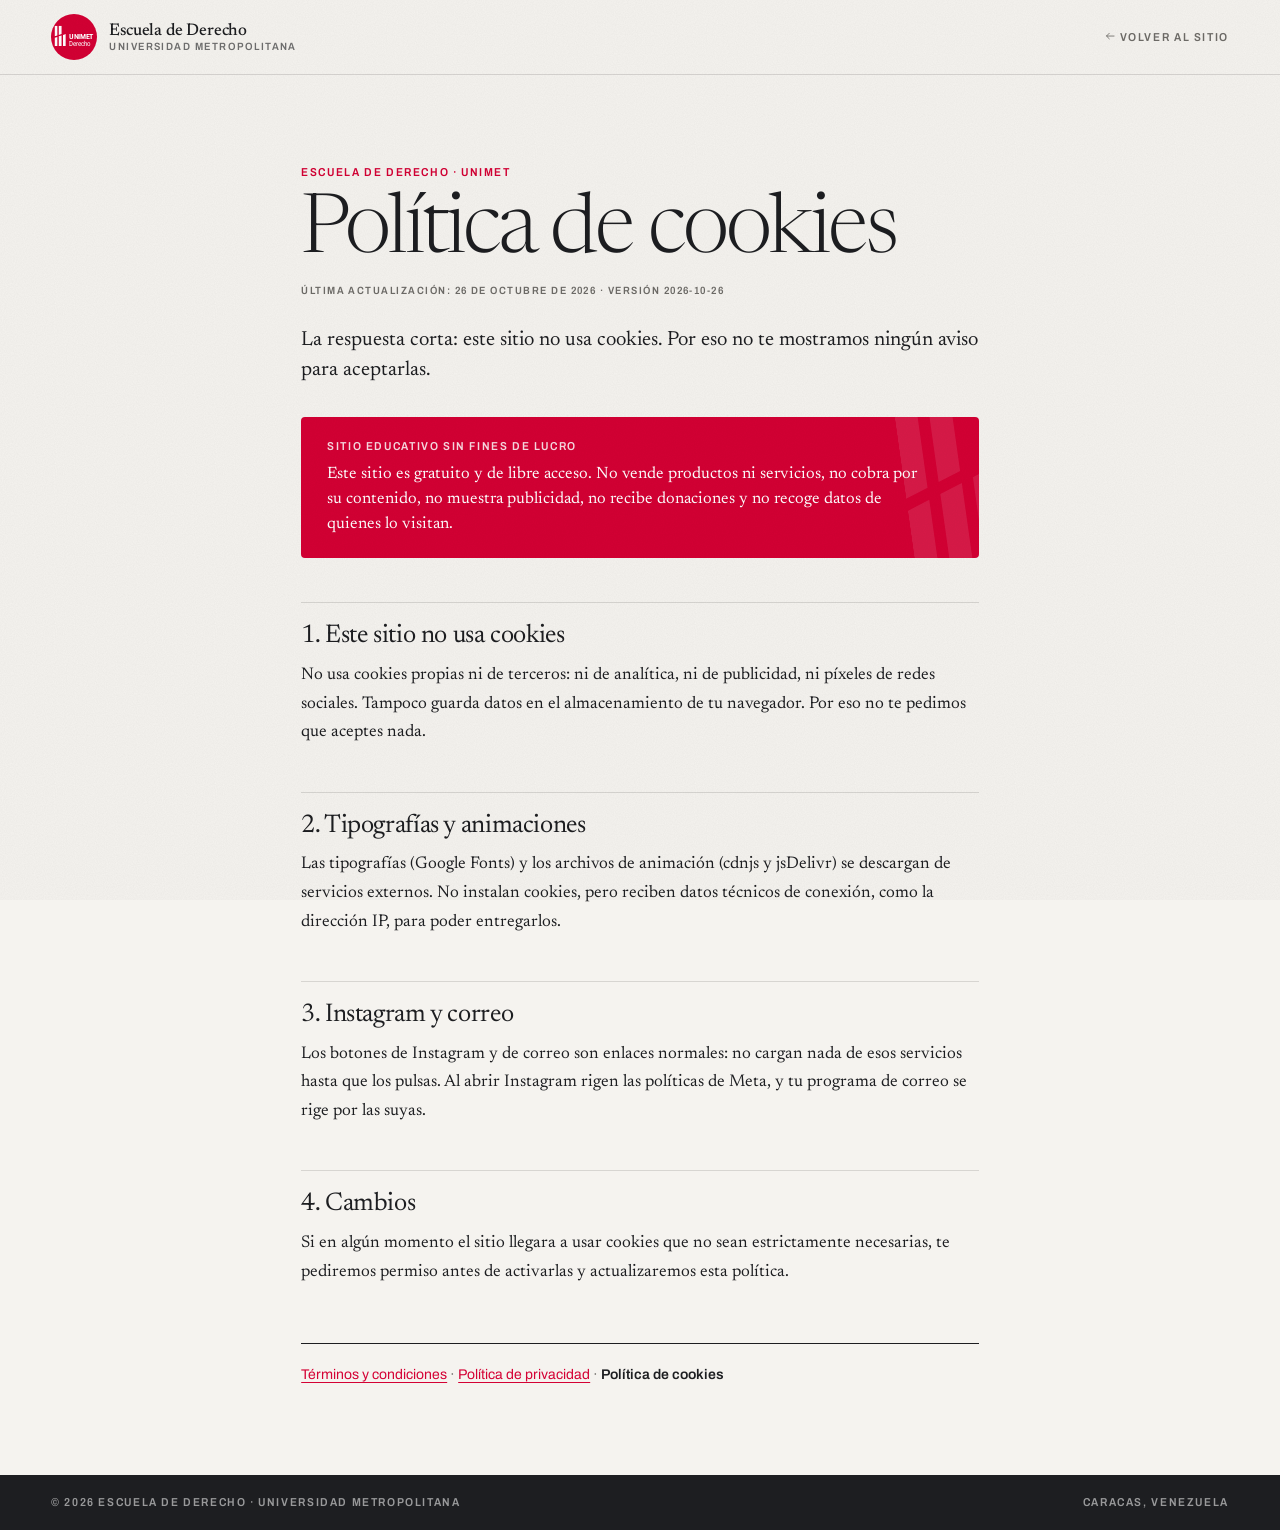
<file: cookies.html>
<!doctype html>
<html lang="es">
<head>
  <meta charset="utf-8">
  <meta name="viewport" content="width=device-width, initial-scale=1">
  <meta name="robots" content="noindex, follow">
  <title>Política de cookies — Escuela de Derecho UNIMET</title>
  <meta name="description" content="El sitio educativo de la Escuela de Derecho UNIMET no usa cookies ni guarda datos en tu navegador.">
  <meta name="theme-color" content="#F3EFE7">
  <link rel="canonical" href="https://danielsalasarcay-boop.github.io/unimet-derecho/cookies.html">
  <link rel="apple-touch-icon" href="img/apple-touch-icon.png">
  <link rel="icon" href="img/favicon.svg" type="image/svg+xml">
  <link rel="preconnect" href="https://fonts.googleapis.com">
  <link rel="preconnect" href="https://fonts.gstatic.com" crossorigin>
  <link href="https://fonts.googleapis.com/css2?family=Newsreader:ital,opsz,wght@0,6..72,300..600;1,6..72,300..600&family=Archivo:wdth,wght@62..125,400..700&family=Roboto+Condensed:wght@400;700&display=swap" rel="stylesheet">
  <link rel="stylesheet" href="css/style.css?v=202610302030">
</head>
<body class="page-legal">
  <a class="skip label" href="#doc">Saltar al contenido</a>

  <svg width="0" height="0" style="position:absolute" aria-hidden="true">
    <defs>
      <!-- Isotipo UNIMET: tres columnas con el corte diagonal -->
      <symbol id="iso" viewBox="0 0 250 448">
        <path d="M0 0H62V214.3L0 236ZM0 269L62 247.3V448H0ZM94 0H156V181.4L94 203.1ZM94 236.1L156 214.4V448H94ZM188 203.2L250 181.5V448H188Z" fill="currentColor"/>
      </symbol>
      <!-- Logo de la Escuela: sello rojo con isotipo y UNIMET / Derecho -->
      <symbol id="logo-derecho" viewBox="0 0 804 804">
        <circle cx="402" cy="402" r="402" fill="#D40134"/>
        <use href="#iso" x="62" y="205" width="197" height="353" color="#fff"/>
        <text x="322" y="432" font-family="Roboto Condensed, Archivo, sans-serif" font-weight="700" font-size="122" fill="#fff" textLength="415" lengthAdjust="spacingAndGlyphs">UNIMET</text>
        <text x="322" y="563" font-family="Roboto Condensed, Archivo, sans-serif" font-weight="400" font-size="122" fill="#fff" textLength="380" lengthAdjust="spacingAndGlyphs">Derecho</text>
      </symbol>
      <!-- Logo institucional Universidad Metropolitana -->
      <symbol id="logo-unimet" viewBox="0 0 1230 486">
        <use href="#iso" x="0" y="0" width="250" height="448" style="color: var(--iso, #FF8200)"/>
        <text x="306" y="290" font-family="Roboto Condensed, Archivo, sans-serif" font-weight="400" font-size="159" fill="currentColor" textLength="757" lengthAdjust="spacingAndGlyphs">Universidad</text>
        <text x="306" y="444" font-family="Roboto Condensed, Archivo, sans-serif" font-weight="700" font-size="159" fill="currentColor" textLength="919" lengthAdjust="spacingAndGlyphs">Metropolitana</text>
      </symbol>
    </defs>
  </svg>

  <header class="lg-top">
    <a href="index.html" class="brand" aria-label="Escuela de Derecho UNIMET, ir a la página principal">
      <svg class="brand__logo"><use href="#logo-derecho"/></svg>
      <span class="brand__word"><b>Escuela de Derecho</b><span>Universidad Metropolitana</span></span>
    </a>
    <a class="lg-back label" href="index.html"><svg class="ico" viewBox="0 0 24 24" aria-hidden="true"><path d="M20 12H5M10.5 6.5 5 12l5.5 5.5"/></svg> Volver al sitio</a>
  </header>

  <main class="lg" id="doc">
    <p class="label lg-kicker">Escuela de Derecho · UNIMET</p>
    <h1 class="lg-title">Política de cookies</h1>
    <p class="lg-meta label">Última actualización: 26 de octubre de 2026 · Versión 2026-10-26</p>
    <p class="lg-lead">La respuesta corta: este sitio no usa cookies. Por eso no te mostramos ningún aviso para aceptarlas.</p>
    <aside class="lg-note">
          <p class="label">Sitio educativo sin fines de lucro</p>
          <p>Este sitio es gratuito y de libre acceso. No vende productos ni servicios, no cobra por su contenido, no muestra publicidad, no recibe donaciones y no recoge datos de quienes lo visitan.</p>
        </aside>
    <div class="lg-body">
        <h2>1. Este sitio no usa cookies</h2>
        <p>No usa cookies propias ni de terceros: ni de analítica, ni de publicidad, ni píxeles de redes sociales. Tampoco guarda datos en el almacenamiento de tu navegador. Por eso no te pedimos que aceptes nada.</p>

        <h2>2. Tipografías y animaciones</h2>
        <p>Las tipografías (Google Fonts) y los archivos de animación (cdnjs y jsDelivr) se descargan de servicios externos. No instalan cookies, pero reciben datos técnicos de conexión, como la dirección IP, para poder entregarlos.</p>

        <h2>3. Instagram y correo</h2>
        <p>Los botones de Instagram y de correo son enlaces normales: no cargan nada de esos servicios hasta que los pulsas. Al abrir Instagram rigen las políticas de Meta, y tu programa de correo se rige por las suyas.</p>

        <h2>4. Cambios</h2>
        <p>Si en algún momento el sitio llegara a usar cookies que no sean estrictamente necesarias, te pediremos permiso antes de activarlas y actualizaremos esta política.</p>
    </div>
    <nav class="lg-docs" aria-label="Documentos legales"><a href="terminos.html">Términos y condiciones</a> · <a href="privacidad.html">Política de privacidad</a> · <a href="cookies.html" aria-current="page">Política de cookies</a></nav>
  </main>

  <footer class="lg-foot label">
    <span>© 2026 Escuela de Derecho · Universidad Metropolitana</span>
    <span>Caracas, Venezuela</span>
  </footer>
</body>
</html>
</file>
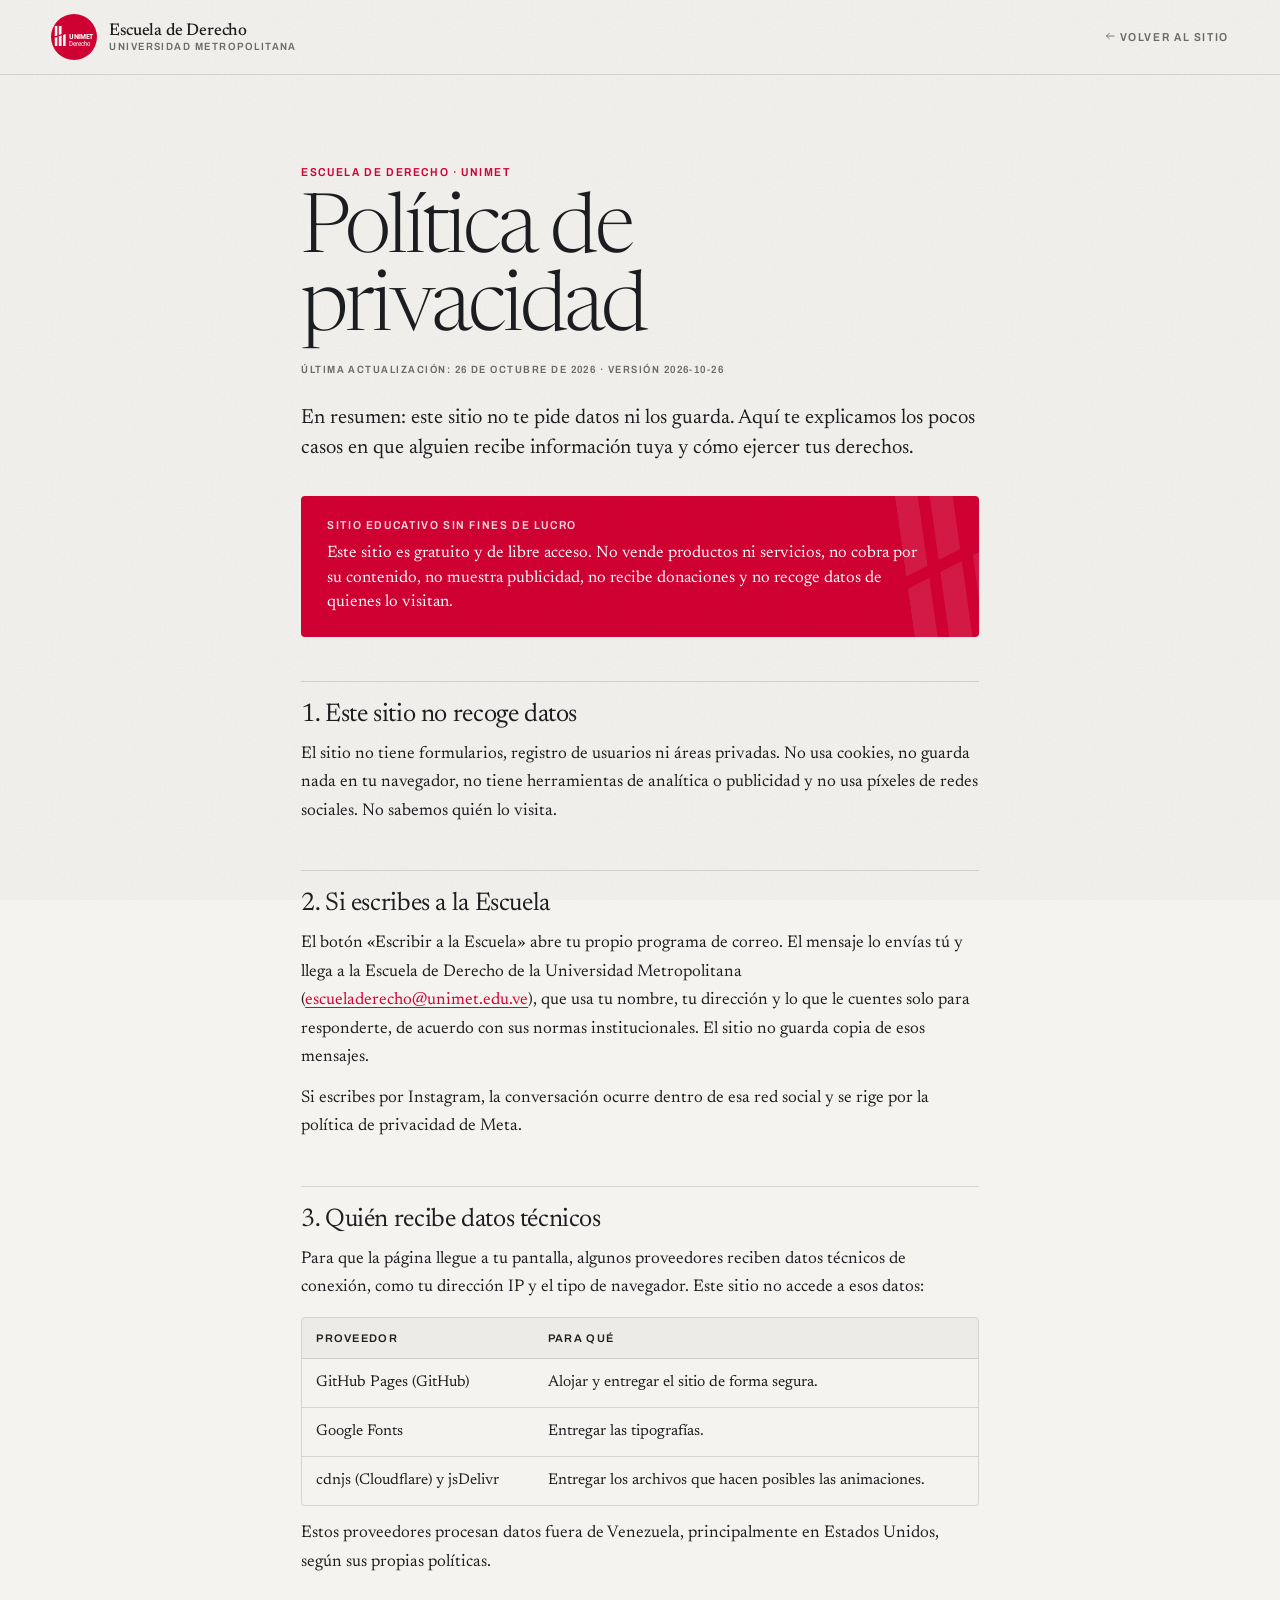
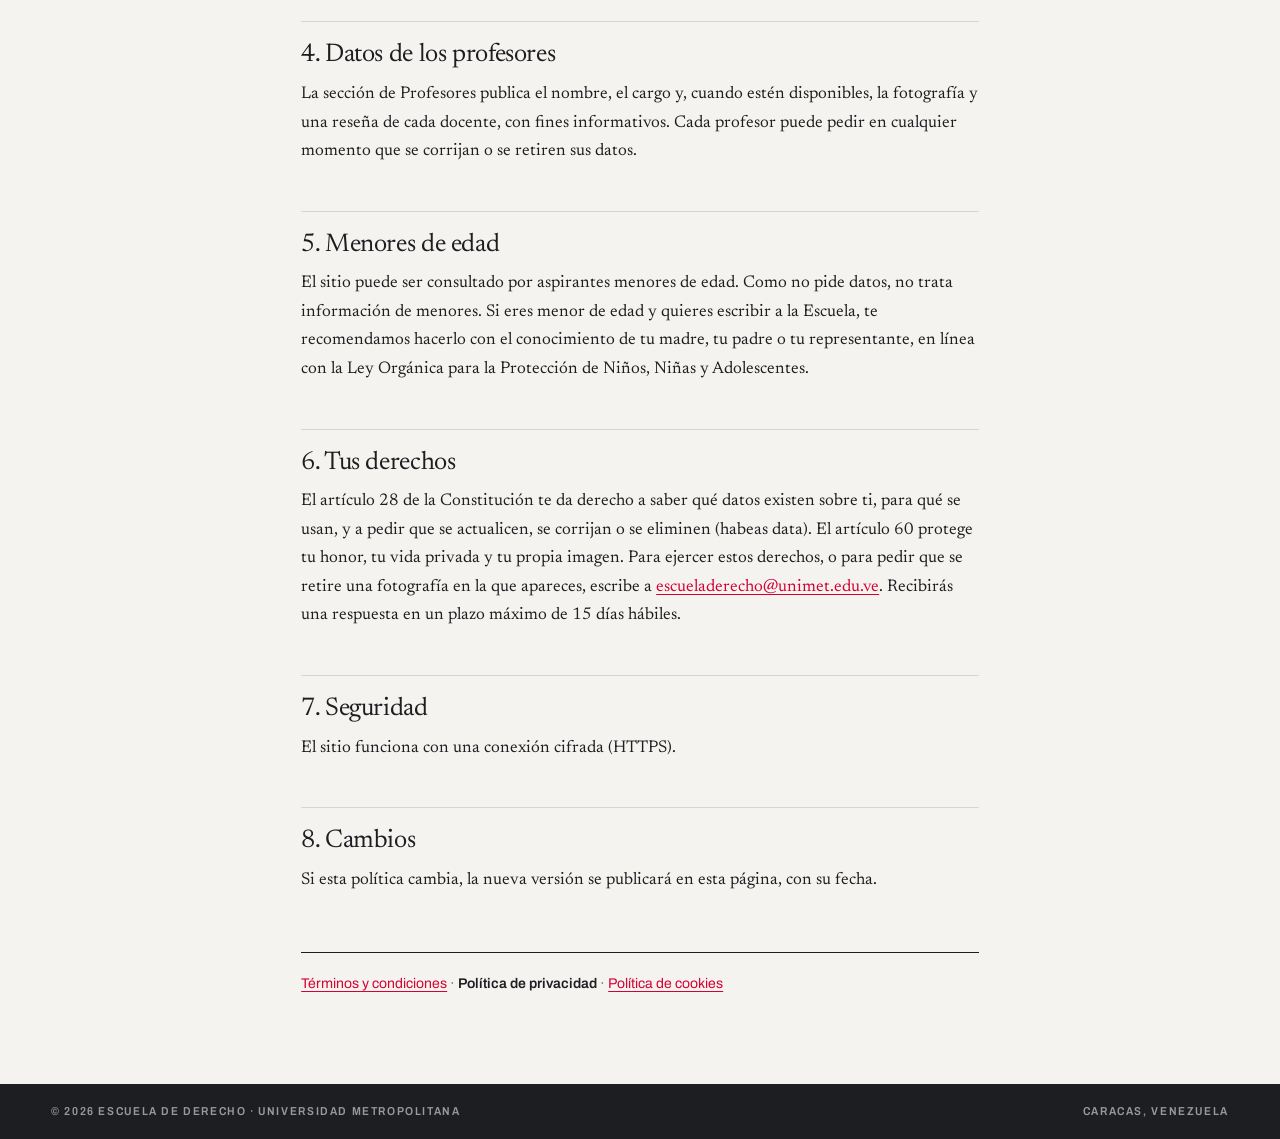
<file: privacidad.html>
<!doctype html>
<html lang="es">
<head>
  <meta charset="utf-8">
  <meta name="viewport" content="width=device-width, initial-scale=1">
  <meta name="robots" content="noindex, follow">
  <title>Política de privacidad — Escuela de Derecho UNIMET</title>
  <meta name="description" content="Qué datos trata el sitio educativo de la Escuela de Derecho UNIMET (ninguno por sí mismo), quién recibe datos técnicos y cómo ejercer tus derechos.">
  <meta name="theme-color" content="#F3EFE7">
  <link rel="canonical" href="https://danielsalasarcay-boop.github.io/unimet-derecho/privacidad.html">
  <link rel="apple-touch-icon" href="img/apple-touch-icon.png">
  <link rel="icon" href="img/favicon.svg" type="image/svg+xml">
  <link rel="preconnect" href="https://fonts.googleapis.com">
  <link rel="preconnect" href="https://fonts.gstatic.com" crossorigin>
  <link href="https://fonts.googleapis.com/css2?family=Newsreader:ital,opsz,wght@0,6..72,300..600;1,6..72,300..600&family=Archivo:wdth,wght@62..125,400..700&family=Roboto+Condensed:wght@400;700&display=swap" rel="stylesheet">
  <link rel="stylesheet" href="css/style.css?v=202610302030">
</head>
<body class="page-legal">
  <a class="skip label" href="#doc">Saltar al contenido</a>

  <svg width="0" height="0" style="position:absolute" aria-hidden="true">
    <defs>
      <!-- Isotipo UNIMET: tres columnas con el corte diagonal -->
      <symbol id="iso" viewBox="0 0 250 448">
        <path d="M0 0H62V214.3L0 236ZM0 269L62 247.3V448H0ZM94 0H156V181.4L94 203.1ZM94 236.1L156 214.4V448H94ZM188 203.2L250 181.5V448H188Z" fill="currentColor"/>
      </symbol>
      <!-- Logo de la Escuela: sello rojo con isotipo y UNIMET / Derecho -->
      <symbol id="logo-derecho" viewBox="0 0 804 804">
        <circle cx="402" cy="402" r="402" fill="#D40134"/>
        <use href="#iso" x="62" y="205" width="197" height="353" color="#fff"/>
        <text x="322" y="432" font-family="Roboto Condensed, Archivo, sans-serif" font-weight="700" font-size="122" fill="#fff" textLength="415" lengthAdjust="spacingAndGlyphs">UNIMET</text>
        <text x="322" y="563" font-family="Roboto Condensed, Archivo, sans-serif" font-weight="400" font-size="122" fill="#fff" textLength="380" lengthAdjust="spacingAndGlyphs">Derecho</text>
      </symbol>
      <!-- Logo institucional Universidad Metropolitana -->
      <symbol id="logo-unimet" viewBox="0 0 1230 486">
        <use href="#iso" x="0" y="0" width="250" height="448" style="color: var(--iso, #FF8200)"/>
        <text x="306" y="290" font-family="Roboto Condensed, Archivo, sans-serif" font-weight="400" font-size="159" fill="currentColor" textLength="757" lengthAdjust="spacingAndGlyphs">Universidad</text>
        <text x="306" y="444" font-family="Roboto Condensed, Archivo, sans-serif" font-weight="700" font-size="159" fill="currentColor" textLength="919" lengthAdjust="spacingAndGlyphs">Metropolitana</text>
      </symbol>
    </defs>
  </svg>

  <header class="lg-top">
    <a href="index.html" class="brand" aria-label="Escuela de Derecho UNIMET, ir a la página principal">
      <svg class="brand__logo"><use href="#logo-derecho"/></svg>
      <span class="brand__word"><b>Escuela de Derecho</b><span>Universidad Metropolitana</span></span>
    </a>
    <a class="lg-back label" href="index.html"><svg class="ico" viewBox="0 0 24 24" aria-hidden="true"><path d="M20 12H5M10.5 6.5 5 12l5.5 5.5"/></svg> Volver al sitio</a>
  </header>

  <main class="lg" id="doc">
    <p class="label lg-kicker">Escuela de Derecho · UNIMET</p>
    <h1 class="lg-title">Política de privacidad</h1>
    <p class="lg-meta label">Última actualización: 26 de octubre de 2026 · Versión 2026-10-26</p>
    <p class="lg-lead">En resumen: este sitio no te pide datos ni los guarda. Aquí te explicamos los pocos casos en que alguien recibe información tuya y cómo ejercer tus derechos.</p>
    <aside class="lg-note">
          <p class="label">Sitio educativo sin fines de lucro</p>
          <p>Este sitio es gratuito y de libre acceso. No vende productos ni servicios, no cobra por su contenido, no muestra publicidad, no recibe donaciones y no recoge datos de quienes lo visitan.</p>
        </aside>
    <div class="lg-body">
        <h2>1. Este sitio no recoge datos</h2>
        <p>El sitio no tiene formularios, registro de usuarios ni áreas privadas. No usa cookies, no guarda nada en tu navegador, no tiene herramientas de analítica o publicidad y no usa píxeles de redes sociales. No sabemos quién lo visita.</p>

        <h2>2. Si escribes a la Escuela</h2>
        <p>El botón «Escribir a la Escuela» abre tu propio programa de correo. El mensaje lo envías tú y llega a la Escuela de Derecho de la Universidad Metropolitana (<a href="mailto:escueladerecho@unimet.edu.ve">escueladerecho@unimet.edu.ve</a>), que usa tu nombre, tu dirección y lo que le cuentes solo para responderte, de acuerdo con sus normas institucionales. El sitio no guarda copia de esos mensajes.</p>
        <p>Si escribes por Instagram, la conversación ocurre dentro de esa red social y se rige por la política de privacidad de Meta.</p>

        <h2>3. Quién recibe datos técnicos</h2>
        <p>Para que la página llegue a tu pantalla, algunos proveedores reciben datos técnicos de conexión, como tu dirección IP y el tipo de navegador. Este sitio no accede a esos datos:</p>
        <div class="lg-table"><table>
          <thead><tr><th>Proveedor</th><th>Para qué</th></tr></thead>
          <tbody>
            <tr><td>GitHub Pages (GitHub)</td><td>Alojar y entregar el sitio de forma segura.</td></tr>
            <tr><td>Google Fonts</td><td>Entregar las tipografías.</td></tr>
            <tr><td>cdnjs (Cloudflare) y jsDelivr</td><td>Entregar los archivos que hacen posibles las animaciones.</td></tr>
          </tbody>
        </table></div>
        <p>Estos proveedores procesan datos fuera de Venezuela, principalmente en Estados Unidos, según sus propias políticas.</p>

        <h2>4. Datos de los profesores</h2>
        <p>La sección de Profesores publica el nombre, el cargo y, cuando estén disponibles, la fotografía y una reseña de cada docente, con fines informativos. Cada profesor puede pedir en cualquier momento que se corrijan o se retiren sus datos.</p>

        <h2>5. Menores de edad</h2>
        <p>El sitio puede ser consultado por aspirantes menores de edad. Como no pide datos, no trata información de menores. Si eres menor de edad y quieres escribir a la Escuela, te recomendamos hacerlo con el conocimiento de tu madre, tu padre o tu representante, en línea con la Ley Orgánica para la Protección de Niños, Niñas y Adolescentes.</p>

        <h2>6. Tus derechos</h2>
        <p>El artículo 28 de la Constitución te da derecho a saber qué datos existen sobre ti, para qué se usan, y a pedir que se actualicen, se corrijan o se eliminen (habeas data). El artículo 60 protege tu honor, tu vida privada y tu propia imagen. Para ejercer estos derechos, o para pedir que se retire una fotografía en la que apareces, escribe a <a href="mailto:escueladerecho@unimet.edu.ve">escueladerecho@unimet.edu.ve</a>. Recibirás una respuesta en un plazo máximo de 15 días hábiles.</p>

        <h2>7. Seguridad</h2>
        <p>El sitio funciona con una conexión cifrada (HTTPS).</p>

        <h2>8. Cambios</h2>
        <p>Si esta política cambia, la nueva versión se publicará en esta página, con su fecha.</p>
    </div>
    <nav class="lg-docs" aria-label="Documentos legales"><a href="terminos.html">Términos y condiciones</a> · <a href="privacidad.html" aria-current="page">Política de privacidad</a> · <a href="cookies.html">Política de cookies</a></nav>
  </main>

  <footer class="lg-foot label">
    <span>© 2026 Escuela de Derecho · Universidad Metropolitana</span>
    <span>Caracas, Venezuela</span>
  </footer>
</body>
</html>
</file>
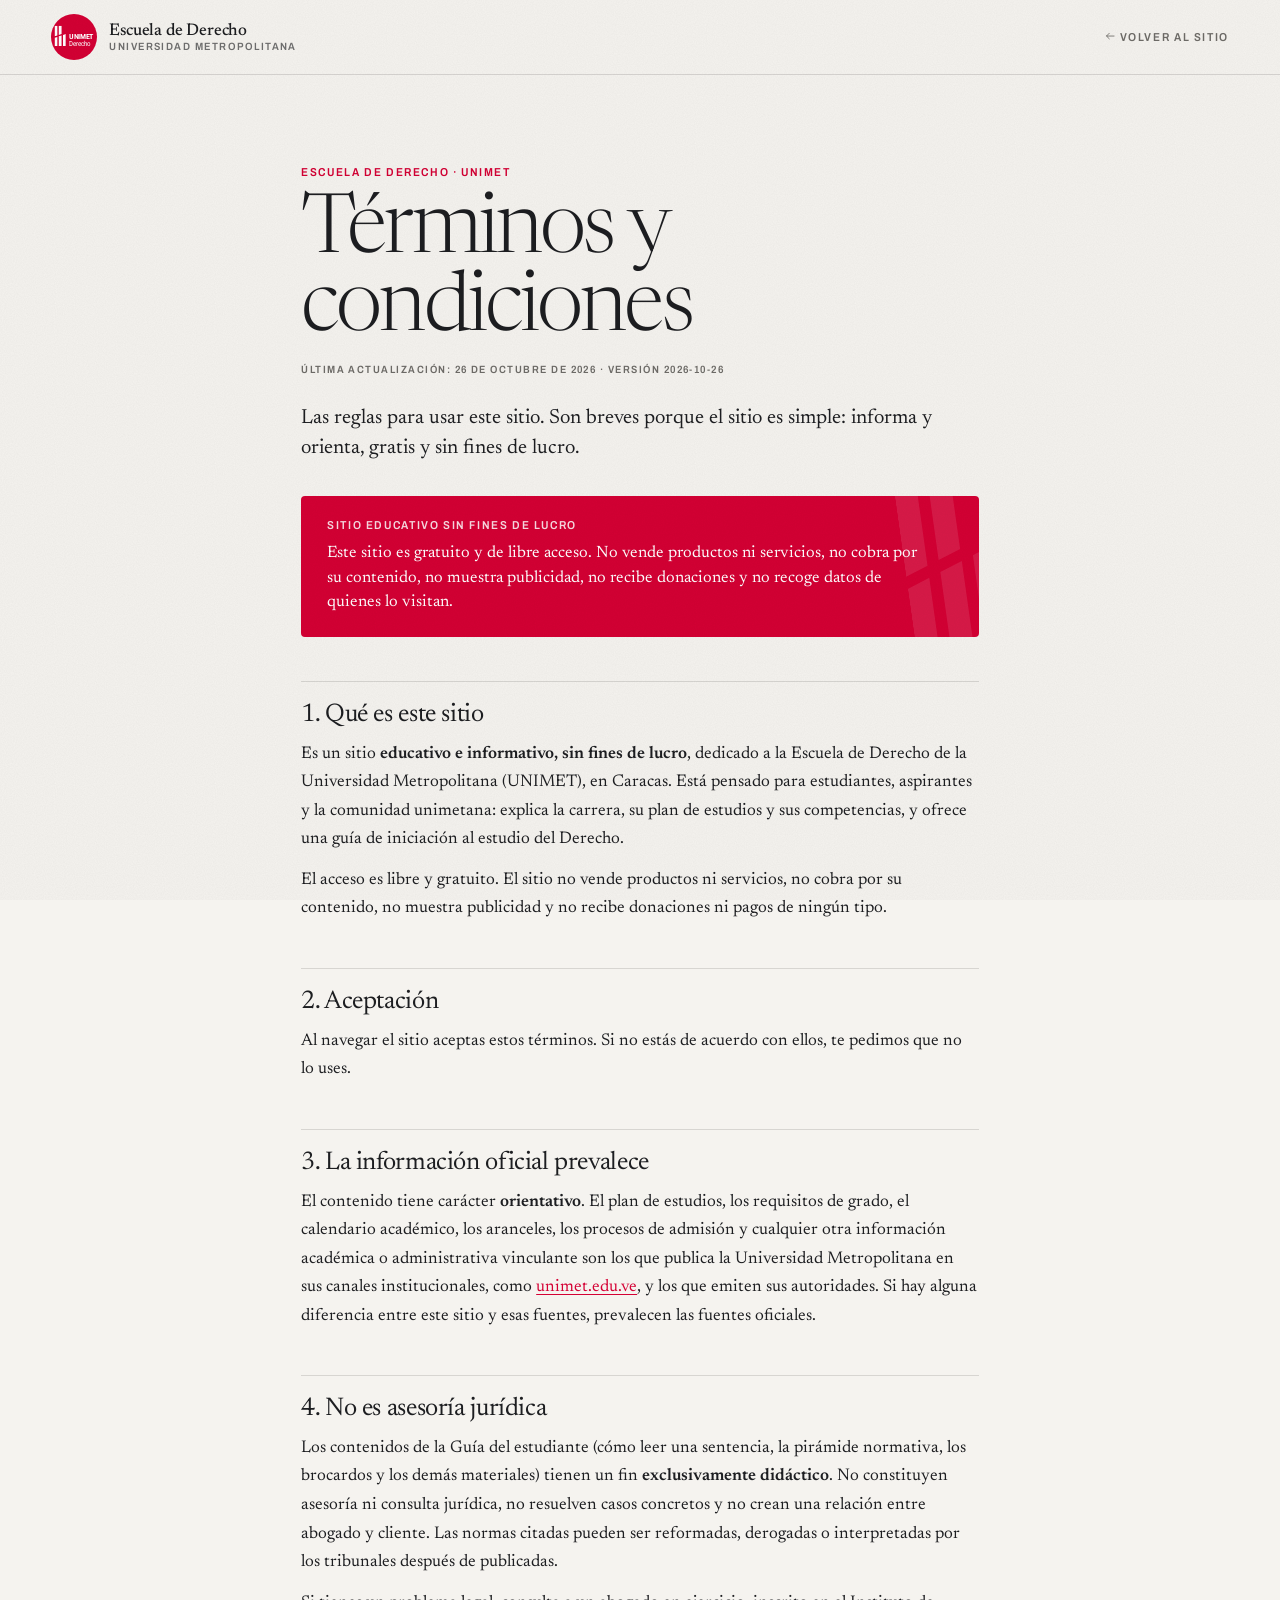
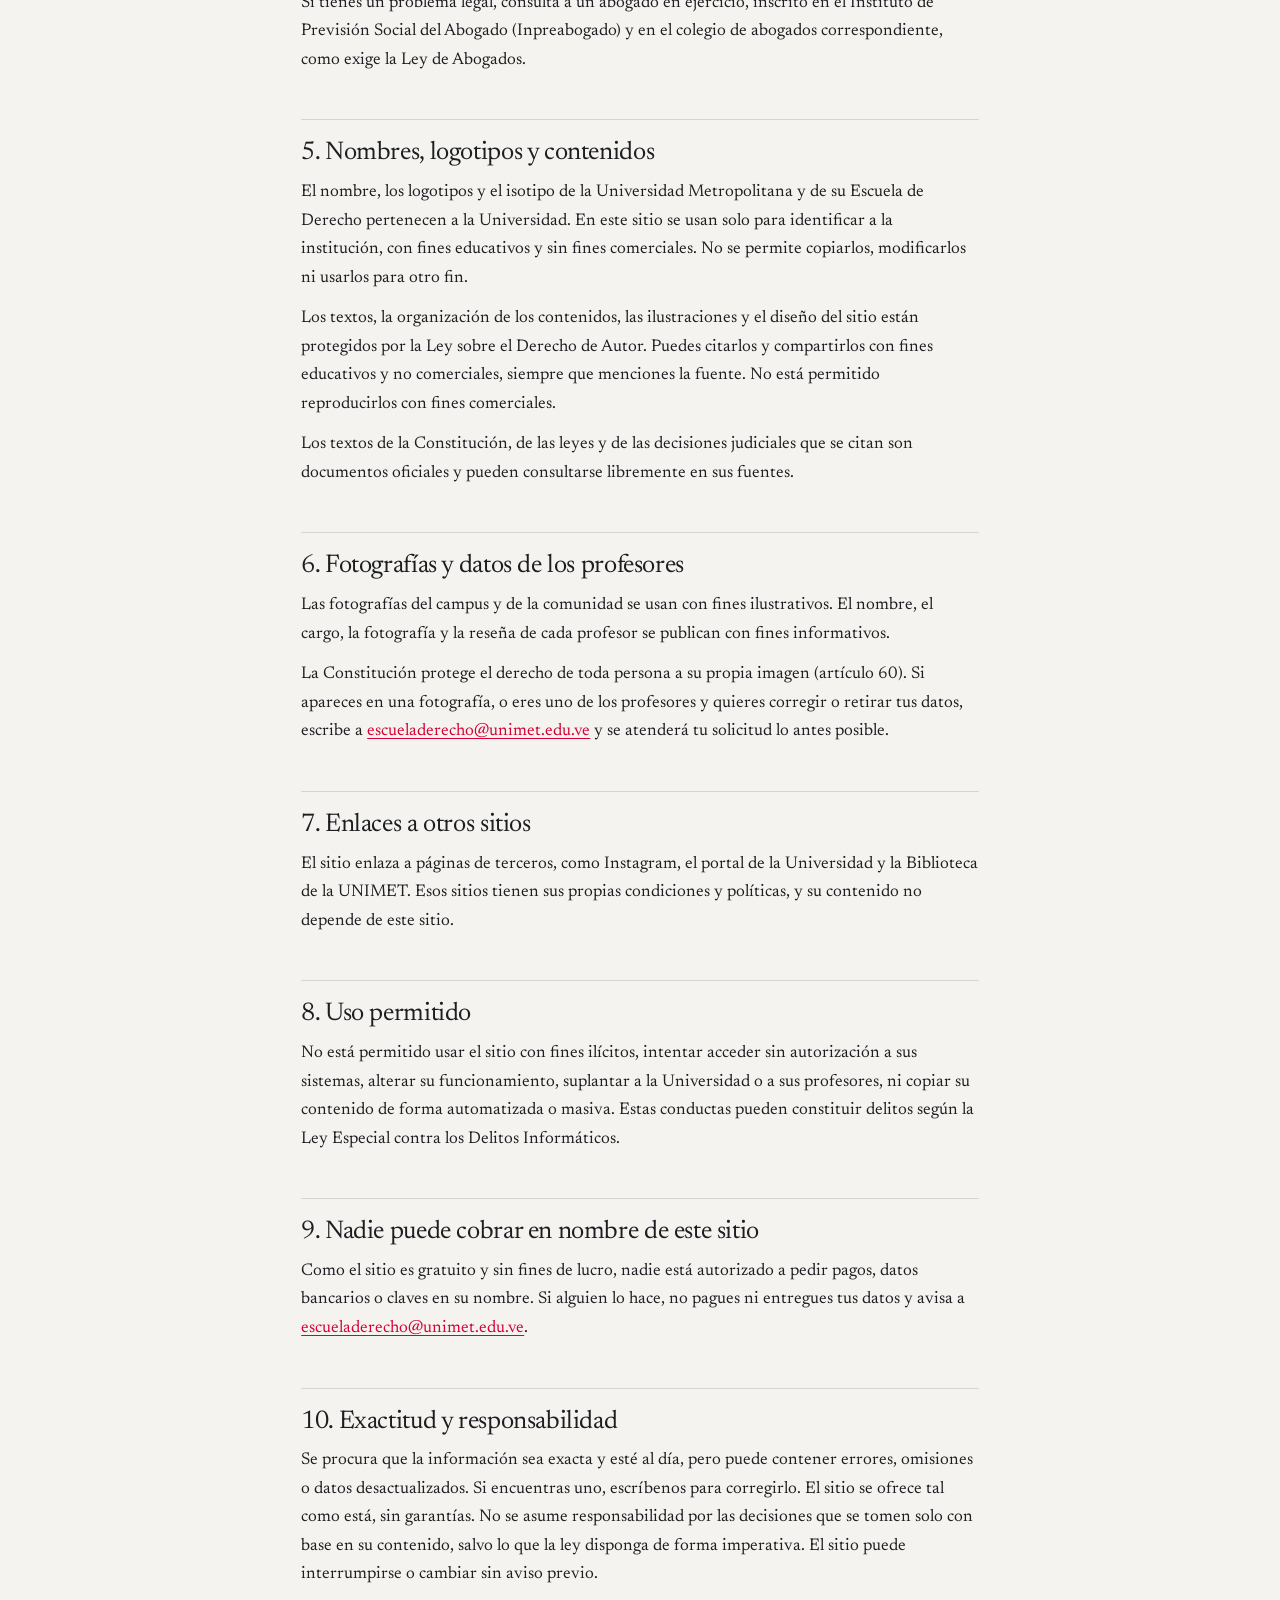
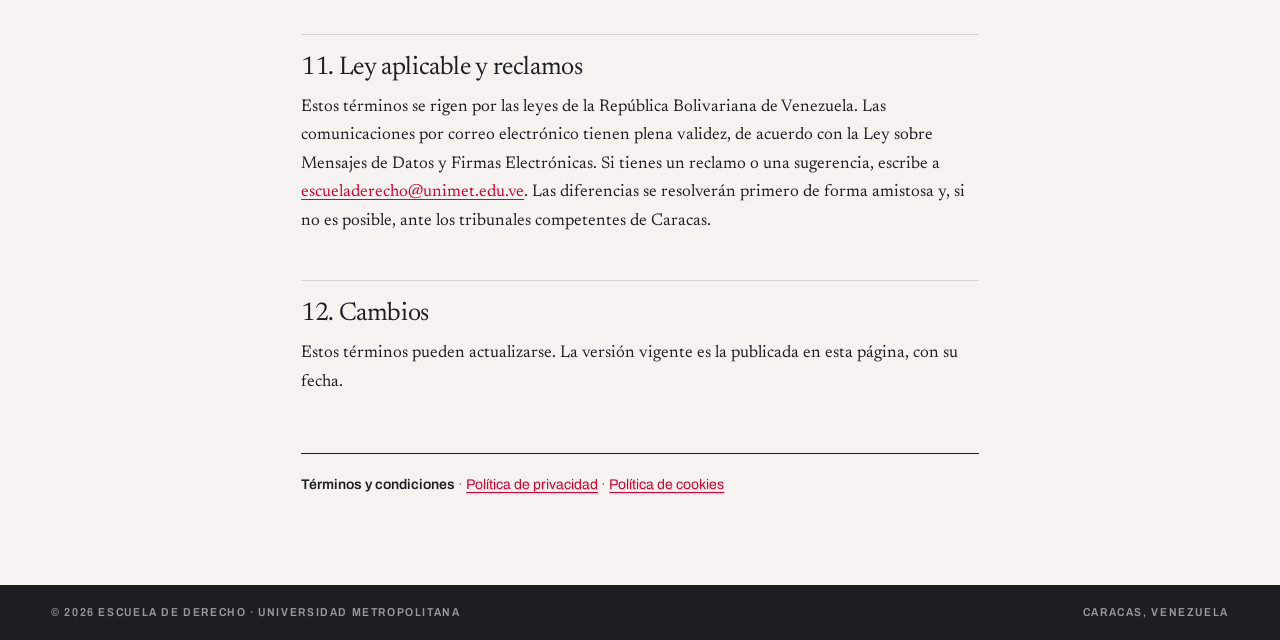
<file: terminos.html>
<!doctype html>
<html lang="es">
<head>
  <meta charset="utf-8">
  <meta name="viewport" content="width=device-width, initial-scale=1">
  <meta name="robots" content="noindex, follow">
  <title>Términos y condiciones — Escuela de Derecho UNIMET</title>
  <meta name="description" content="Condiciones de uso del sitio educativo de la Escuela de Derecho de la Universidad Metropolitana: carácter informativo, propiedad intelectual y responsabilidad.">
  <meta name="theme-color" content="#F3EFE7">
  <link rel="canonical" href="https://danielsalasarcay-boop.github.io/unimet-derecho/terminos.html">
  <link rel="apple-touch-icon" href="img/apple-touch-icon.png">
  <link rel="icon" href="img/favicon.svg" type="image/svg+xml">
  <link rel="preconnect" href="https://fonts.googleapis.com">
  <link rel="preconnect" href="https://fonts.gstatic.com" crossorigin>
  <link href="https://fonts.googleapis.com/css2?family=Newsreader:ital,opsz,wght@0,6..72,300..600;1,6..72,300..600&family=Archivo:wdth,wght@62..125,400..700&family=Roboto+Condensed:wght@400;700&display=swap" rel="stylesheet">
  <link rel="stylesheet" href="css/style.css?v=202610302030">
</head>
<body class="page-legal">
  <a class="skip label" href="#doc">Saltar al contenido</a>

  <svg width="0" height="0" style="position:absolute" aria-hidden="true">
    <defs>
      <!-- Isotipo UNIMET: tres columnas con el corte diagonal -->
      <symbol id="iso" viewBox="0 0 250 448">
        <path d="M0 0H62V214.3L0 236ZM0 269L62 247.3V448H0ZM94 0H156V181.4L94 203.1ZM94 236.1L156 214.4V448H94ZM188 203.2L250 181.5V448H188Z" fill="currentColor"/>
      </symbol>
      <!-- Logo de la Escuela: sello rojo con isotipo y UNIMET / Derecho -->
      <symbol id="logo-derecho" viewBox="0 0 804 804">
        <circle cx="402" cy="402" r="402" fill="#D40134"/>
        <use href="#iso" x="62" y="205" width="197" height="353" color="#fff"/>
        <text x="322" y="432" font-family="Roboto Condensed, Archivo, sans-serif" font-weight="700" font-size="122" fill="#fff" textLength="415" lengthAdjust="spacingAndGlyphs">UNIMET</text>
        <text x="322" y="563" font-family="Roboto Condensed, Archivo, sans-serif" font-weight="400" font-size="122" fill="#fff" textLength="380" lengthAdjust="spacingAndGlyphs">Derecho</text>
      </symbol>
      <!-- Logo institucional Universidad Metropolitana -->
      <symbol id="logo-unimet" viewBox="0 0 1230 486">
        <use href="#iso" x="0" y="0" width="250" height="448" style="color: var(--iso, #FF8200)"/>
        <text x="306" y="290" font-family="Roboto Condensed, Archivo, sans-serif" font-weight="400" font-size="159" fill="currentColor" textLength="757" lengthAdjust="spacingAndGlyphs">Universidad</text>
        <text x="306" y="444" font-family="Roboto Condensed, Archivo, sans-serif" font-weight="700" font-size="159" fill="currentColor" textLength="919" lengthAdjust="spacingAndGlyphs">Metropolitana</text>
      </symbol>
    </defs>
  </svg>

  <header class="lg-top">
    <a href="index.html" class="brand" aria-label="Escuela de Derecho UNIMET, ir a la página principal">
      <svg class="brand__logo"><use href="#logo-derecho"/></svg>
      <span class="brand__word"><b>Escuela de Derecho</b><span>Universidad Metropolitana</span></span>
    </a>
    <a class="lg-back label" href="index.html"><svg class="ico" viewBox="0 0 24 24" aria-hidden="true"><path d="M20 12H5M10.5 6.5 5 12l5.5 5.5"/></svg> Volver al sitio</a>
  </header>

  <main class="lg" id="doc">
    <p class="label lg-kicker">Escuela de Derecho · UNIMET</p>
    <h1 class="lg-title">Términos y condiciones</h1>
    <p class="lg-meta label">Última actualización: 26 de octubre de 2026 · Versión 2026-10-26</p>
    <p class="lg-lead">Las reglas para usar este sitio. Son breves porque el sitio es simple: informa y orienta, gratis y sin fines de lucro.</p>
    <aside class="lg-note">
          <p class="label">Sitio educativo sin fines de lucro</p>
          <p>Este sitio es gratuito y de libre acceso. No vende productos ni servicios, no cobra por su contenido, no muestra publicidad, no recibe donaciones y no recoge datos de quienes lo visitan.</p>
        </aside>
    <div class="lg-body">
        <h2>1. Qué es este sitio</h2>
        <p>Es un sitio <strong>educativo e informativo, sin fines de lucro</strong>, dedicado a la Escuela de Derecho de la Universidad Metropolitana (UNIMET), en Caracas. Está pensado para estudiantes, aspirantes y la comunidad unimetana: explica la carrera, su plan de estudios y sus competencias, y ofrece una guía de iniciación al estudio del Derecho.</p>
        <p>El acceso es libre y gratuito. El sitio no vende productos ni servicios, no cobra por su contenido, no muestra publicidad y no recibe donaciones ni pagos de ningún tipo.</p>

        <h2>2. Aceptación</h2>
        <p>Al navegar el sitio aceptas estos términos. Si no estás de acuerdo con ellos, te pedimos que no lo uses.</p>

        <h2>3. La información oficial prevalece</h2>
        <p>El contenido tiene carácter <strong>orientativo</strong>. El plan de estudios, los requisitos de grado, el calendario académico, los aranceles, los procesos de admisión y cualquier otra información académica o administrativa vinculante son los que publica la Universidad Metropolitana en sus canales institucionales, como <a href="https://www.unimet.edu.ve/" target="_blank" rel="noopener">unimet.edu.ve</a>, y los que emiten sus autoridades. Si hay alguna diferencia entre este sitio y esas fuentes, prevalecen las fuentes oficiales.</p>

        <h2>4. No es asesoría jurídica</h2>
        <p>Los contenidos de la Guía del estudiante (cómo leer una sentencia, la pirámide normativa, los brocardos y los demás materiales) tienen un fin <strong>exclusivamente didáctico</strong>. No constituyen asesoría ni consulta jurídica, no resuelven casos concretos y no crean una relación entre abogado y cliente. Las normas citadas pueden ser reformadas, derogadas o interpretadas por los tribunales después de publicadas.</p>
        <p>Si tienes un problema legal, consulta a un abogado en ejercicio, inscrito en el Instituto de Previsión Social del Abogado (Inpreabogado) y en el colegio de abogados correspondiente, como exige la Ley de Abogados.</p>

        <h2>5. Nombres, logotipos y contenidos</h2>
        <p>El nombre, los logotipos y el isotipo de la Universidad Metropolitana y de su Escuela de Derecho pertenecen a la Universidad. En este sitio se usan solo para identificar a la institución, con fines educativos y sin fines comerciales. No se permite copiarlos, modificarlos ni usarlos para otro fin.</p>
        <p>Los textos, la organización de los contenidos, las ilustraciones y el diseño del sitio están protegidos por la Ley sobre el Derecho de Autor. Puedes citarlos y compartirlos con fines educativos y no comerciales, siempre que menciones la fuente. No está permitido reproducirlos con fines comerciales.</p>
        <p>Los textos de la Constitución, de las leyes y de las decisiones judiciales que se citan son documentos oficiales y pueden consultarse libremente en sus fuentes.</p>

        <h2>6. Fotografías y datos de los profesores</h2>
        <p>Las fotografías del campus y de la comunidad se usan con fines ilustrativos. El nombre, el cargo, la fotografía y la reseña de cada profesor se publican con fines informativos.</p>
        <p>La Constitución protege el derecho de toda persona a su propia imagen (artículo 60). Si apareces en una fotografía, o eres uno de los profesores y quieres corregir o retirar tus datos, escribe a <a href="mailto:escueladerecho@unimet.edu.ve">escueladerecho@unimet.edu.ve</a> y se atenderá tu solicitud lo antes posible.</p>

        <h2>7. Enlaces a otros sitios</h2>
        <p>El sitio enlaza a páginas de terceros, como Instagram, el portal de la Universidad y la Biblioteca de la UNIMET. Esos sitios tienen sus propias condiciones y políticas, y su contenido no depende de este sitio.</p>

        <h2>8. Uso permitido</h2>
        <p>No está permitido usar el sitio con fines ilícitos, intentar acceder sin autorización a sus sistemas, alterar su funcionamiento, suplantar a la Universidad o a sus profesores, ni copiar su contenido de forma automatizada o masiva. Estas conductas pueden constituir delitos según la Ley Especial contra los Delitos Informáticos.</p>

        <h2>9. Nadie puede cobrar en nombre de este sitio</h2>
        <p>Como el sitio es gratuito y sin fines de lucro, nadie está autorizado a pedir pagos, datos bancarios o claves en su nombre. Si alguien lo hace, no pagues ni entregues tus datos y avisa a <a href="mailto:escueladerecho@unimet.edu.ve">escueladerecho@unimet.edu.ve</a>.</p>

        <h2>10. Exactitud y responsabilidad</h2>
        <p>Se procura que la información sea exacta y esté al día, pero puede contener errores, omisiones o datos desactualizados. Si encuentras uno, escríbenos para corregirlo. El sitio se ofrece tal como está, sin garantías. No se asume responsabilidad por las decisiones que se tomen solo con base en su contenido, salvo lo que la ley disponga de forma imperativa. El sitio puede interrumpirse o cambiar sin aviso previo.</p>

        <h2>11. Ley aplicable y reclamos</h2>
        <p>Estos términos se rigen por las leyes de la República Bolivariana de Venezuela. Las comunicaciones por correo electrónico tienen plena validez, de acuerdo con la Ley sobre Mensajes de Datos y Firmas Electrónicas. Si tienes un reclamo o una sugerencia, escribe a <a href="mailto:escueladerecho@unimet.edu.ve">escueladerecho@unimet.edu.ve</a>. Las diferencias se resolverán primero de forma amistosa y, si no es posible, ante los tribunales competentes de Caracas.</p>

        <h2>12. Cambios</h2>
        <p>Estos términos pueden actualizarse. La versión vigente es la publicada en esta página, con su fecha.</p>
    </div>
    <nav class="lg-docs" aria-label="Documentos legales"><a href="terminos.html" aria-current="page">Términos y condiciones</a> · <a href="privacidad.html">Política de privacidad</a> · <a href="cookies.html">Política de cookies</a></nav>
  </main>

  <footer class="lg-foot label">
    <span>© 2026 Escuela de Derecho · Universidad Metropolitana</span>
    <span>Caracas, Venezuela</span>
  </footer>
</body>
</html>
</file>
<file: css/style.css>
/* =========================================================
   Escuela de Derecho · Universidad Metropolitana
   Paleta del logo de la Escuela: lacre + blanco + carbón.
   El naranja UNIMET vive en el logo institucional y en la píldora del header.
   ========================================================= */

:root {
  --lacre: #D40134;
  --lacre-deep: #A3002A;
  --lacre-soft: #F9E5EA;
  --carbon: #1D1E21;
  --carbon-2: #26272B;
  --paper: #F5F3EF;
  --white: #FFFFFF;
  --ink: #1D1E21;
  --muted: #6E6C68;
  --rule: rgba(29, 30, 33, .14);
  --rule-light: rgba(255, 255, 255, .16);
  --naranja: #FF8200;

  --serif: "Newsreader", "Times New Roman", serif;
  --sans: "Archivo", "Helvetica Neue", Arial, sans-serif;

  --gutter: clamp(16px, 4vw, 64px);
  --max: 1440px;
  --ease: cubic-bezier(.2, .7, .1, 1);
  --vh: 100vh;
  --sp: clamp(56px, 6.5vw, 100px);
  --sp-s: clamp(32px, 3.6vw, 56px);
}
@supports (height: 100svh) { :root { --vh: 100svh; } }

*, *::before, *::after { box-sizing: border-box; }
html { -webkit-text-size-adjust: 100%; }
html.lenis, html.lenis body { height: auto; }
.lenis.lenis-smooth { scroll-behavior: auto !important; }
body {
  margin: 0;
  background: var(--paper);
  color: var(--ink);
  font-family: var(--serif);
  font-size: 18px;
  line-height: 1.55;
  font-optical-sizing: auto;
  -webkit-font-smoothing: antialiased;
  text-rendering: optimizeLegibility;
  overflow-x: hidden;
  overflow-x: clip;
}
body.is-loading { overflow: hidden; }
img { display: block; max-width: 100%; }
a { color: inherit; text-decoration: none; }
button { font: inherit; color: inherit; background: none; border: 0; padding: 0; cursor: pointer; }
ul, ol { list-style: none; margin: 0; padding: 0; }
h1, h2, h3, h4, p, figure, dl, dd { margin: 0; }
em { font-style: italic; }
::selection { background: var(--lacre); color: #fff; }
:focus-visible { outline: 2px solid var(--lacre); outline-offset: 3px; }

/* Grano de papel */
body::after {
  content: ""; position: fixed; inset: 0; pointer-events: none; z-index: 90; opacity: .07;
  background-image: url("data:image/svg+xml;utf8,<svg xmlns='http://www.w3.org/2000/svg' width='160' height='160'><filter id='n'><feTurbulence type='fractalNoise' baseFrequency='.9' numOctaves='2' stitchTiles='stitch'/><feColorMatrix values='0 0 0 0 0 0 0 0 0 0 0 0 0 0 0 0 0 0 .55 0'/></filter><rect width='100%' height='100%' filter='url(%23n)'/></svg>");
}

.wrap { width: 100%; max-width: var(--max); margin: 0 auto; padding: 0 var(--gutter); }

/* ---------- Tipografía ---------- */
.label {
  font-family: var(--sans); font-size: 11.5px; font-weight: 600; letter-spacing: .14em;
  text-transform: uppercase; font-stretch: 88%; line-height: 1.3;
}
.display, .display-sm, .display-xl {
  font-family: var(--serif); font-weight: 300; letter-spacing: -.025em; line-height: .98;
  font-variation-settings: "opsz" 72;
}
.display { font-size: clamp(42px, 6.4vw, 104px); }
.display-sm { font-size: clamp(34px, 4.4vw, 68px); line-height: 1.02; }
.display-xl { font-size: clamp(56px, 10.5vw, 176px); line-height: .9; letter-spacing: -.035em; }
.display em, .display-sm em, .display-xl em { color: var(--lacre); font-weight: 300; }
.body { font-size: clamp(17px, 1.25vw, 20px); color: var(--muted); max-width: 34em; }
.body-lg { font-size: clamp(19px, 1.55vw, 24px); line-height: 1.5; max-width: 30em; }
.nota { margin-top: 40px; font-size: 14px; color: var(--muted); font-style: italic; }
.nota sup, .preambulo__text sup { color: var(--lacre); font-style: normal; font-family: var(--sans); font-weight: 700; font-size: .32em; vertical-align: super; margin-left: .1em; }
.nota sup { font-size: .8em; }
.ln-mask { padding: .04em .14em .1em; margin: -.04em -.14em -.1em; }

.link-arrow {
  display: inline-flex; gap: 12px; align-items: center; margin-top: 36px;
  font-family: var(--sans); font-weight: 600; font-size: 14px; letter-spacing: .06em; text-transform: uppercase;
  padding-bottom: 6px; background: linear-gradient(var(--lacre), var(--lacre)) 0 100% / 100% 1px no-repeat;
  transition: background-size .5s var(--ease), color .3s;
}
.link-arrow span { transition: transform .4s var(--ease); }
.link-arrow:hover { color: var(--lacre); }
.link-arrow:hover span { transform: translateX(6px); }

/* ---------- Secciones ---------- */
.sec { padding: var(--sp) 0; position: relative; }
.sec__head {
  display: flex; justify-content: space-between; align-items: baseline;
  padding-bottom: 18px; margin-bottom: var(--sp-s); border-bottom: 1px solid var(--rule);
}
.sec__head--inline { margin-bottom: 40px; }
.sec__num { color: var(--lacre); }
.sec__name { color: var(--muted); }

/* ---------- Loader ---------- */
.loader {
  position: fixed; inset: 0; z-index: 200; background: var(--paper);
  display: grid; place-items: center; align-content: center; gap: 28px;
}
.loader__logo { width: clamp(220px, 30vw, 340px); height: auto; aspect-ratio: 1; overflow: visible; }
.ld-disc { fill: var(--lacre); transform-box: fill-box; transform-origin: 50% 50%; transform: scale(0); transition: transform 1.1s var(--ease); }
.loader__logo .lb { transform-box: fill-box; transform-origin: 50% 100%; transform: scaleY(0); transition: transform .9s var(--ease); }
.loader__logo .lb:nth-child(2) { transition-delay: .09s; }
.loader__logo .lb:nth-child(3) { transition-delay: .18s; }
.ld-t { transform: translateY(300px); transition: transform 1s var(--ease); }
.ld-t + .ld-t { transition-delay: .1s; }
.loader.s1 .ld-disc, .loader.s2 .lb, .loader.s3 .ld-t { transform: none; }
.loader__unimet { position: absolute; bottom: 36px; width: 150px; height: 55px; color: var(--ink); opacity: 0; }

/* ---------- Header ---------- */
.header {
  position: fixed; top: 0; left: 0; right: 0; z-index: 100;
  display: flex; align-items: center; gap: 32px;
  padding: 16px var(--gutter); color: var(--ink);
  transition: transform .6s var(--ease), color .4s, background-color .4s;
}
.header.is-hidden { transform: translateY(-110%); }
.header.is-solid { background: rgba(245, 243, 239, .86); -webkit-backdrop-filter: blur(14px); backdrop-filter: blur(14px); }
.header.is-light { color: #fff; }
.header.is-light.is-solid { background: rgba(29, 30, 33, .72); }
.brand { display: flex; align-items: center; gap: 12px; margin-right: auto; }
.brand__logo { width: 46px; height: 46px; flex: none; transition: transform .6s var(--ease); }
.brand:hover .brand__logo { transform: rotate(-8deg); }
.brand__word { display: flex; flex-direction: column; line-height: 1.12; }
.brand__word b { font-family: var(--serif); font-weight: 500; font-size: 17px; letter-spacing: -.01em; }
.brand__word span { font-family: var(--sans); font-size: 10.5px; letter-spacing: .14em; text-transform: uppercase; font-weight: 600; opacity: .62; font-stretch: 90%; }
.header__nav { position: relative; display: flex; gap: 2px; white-space: nowrap; font-family: var(--sans); font-size: 14px; font-weight: 500; }
.header__nav a { position: relative; z-index: 1; padding: 9px clamp(8px, calc(2.6vw - 22px), 15px); border-radius: 999px; opacity: .82; transition: opacity .3s, color .35s; }
.header__nav a:hover { opacity: 1; }
.header__nav a.is-pill { color: #fff; opacity: 1; }
/* píldora que se desliza: lacre de la Escuela y naranja UNIMET, alternados */
.nav__pill { position: absolute; left: 0; top: 0; width: 0; height: 100%; border-radius: 999px; background: var(--lacre); opacity: 0; pointer-events: none;
  transition: transform .45s cubic-bezier(.2, .8, .2, 1), width .45s cubic-bezier(.2, .8, .2, 1), opacity .3s, background-color .4s; }
.nav__pill.is-uni { background: var(--naranja); }
.header.is-lacre .nav__pill { background: var(--naranja); }
.header__cta { padding: 11px 18px; border-radius: 999px; background: var(--lacre); color: #fff; transition: background .3s; }
.header__cta:hover { background: var(--lacre-deep); }
.header.is-light .header__cta { background: #fff; color: var(--lacre); }
.header.is-light .brand__logo { border-radius: 50%; box-shadow: 0 0 0 1.5px rgba(255,255,255,.8); }
.header__index { display: flex; align-items: center; gap: 10px; position: relative; padding: 8px 0; }
.header__index i { display: block; width: 22px; height: 1.5px; background: currentColor; transition: transform .5s var(--ease); }
.header__index i + i { position: absolute; right: 0; top: calc(50% + 4px); width: 14px; }
.header__index i:first-of-type { transform: translateY(-3px); }
.is-menu .header__index i:first-of-type { transform: rotate(45deg); }
.is-menu .header__index i + i { transform: rotate(-45deg); width: 22px; top: 50%; }

/* ---------- Índice ---------- */
.indice {
  position: fixed; inset: 0; z-index: 95; background: var(--carbon); color: #fff;
  clip-path: inset(0 0 100% 0); visibility: hidden; overflow-y: auto;
}
.indice__inner { max-width: 1000px; margin: 0 auto; padding: 116px var(--gutter) 40px; min-height: 100%; display: flex; flex-direction: column; }
.indice__kicker { color: var(--lacre); margin-bottom: 18px; }
.indice__list { list-style: none; margin: 0; padding: 0; columns: 2; column-gap: clamp(32px, 6vw, 80px); }
.indice__list li { break-inside: avoid; }
.indice__list a { display: flex; align-items: baseline; gap: 16px; padding: 14px 0; border-bottom: 1px solid var(--rule-light); }
.indice__list .p { flex: none; width: 34px; font-family: var(--serif); font-size: 15px; letter-spacing: .02em; opacity: .55; }
.indice__list .t { font-size: clamp(20px, 1.9vw, 26px); font-weight: 400; letter-spacing: -.01em; line-height: 1.2; transition: color .3s, transform .5s var(--ease); }
.indice__list a::after { content: ""; flex: none; align-self: center; width: 18px; height: 18px; margin-left: auto; background: currentColor; -webkit-mask: url("data:image/svg+xml,%3Csvg xmlns='http://www.w3.org/2000/svg' viewBox='0 0 24 24' fill='none' stroke='%23000' stroke-width='1.7' stroke-linecap='round' stroke-linejoin='round'%3E%3Cpath d='M4 12h15M13.5 6.5 19 12l-5.5 5.5'/%3E%3C/svg%3E") center / contain no-repeat; mask: url("data:image/svg+xml,%3Csvg xmlns='http://www.w3.org/2000/svg' viewBox='0 0 24 24' fill='none' stroke='%23000' stroke-width='1.7' stroke-linecap='round' stroke-linejoin='round'%3E%3Cpath d='M4 12h15M13.5 6.5 19 12l-5.5 5.5'/%3E%3C/svg%3E") center / contain no-repeat; opacity: 0; transform: translateX(-8px); transition: opacity .3s, transform .5s var(--ease); }
.indice__list a:hover .t { color: var(--lacre); transform: translateX(6px); }
.indice__list a:hover::after { opacity: .8; transform: none; }
.indice__foot { margin-top: auto; padding-top: 40px; opacity: .45; }

/* ---------- Encabezado corrido ---------- */
.runhead {
  position: fixed; left: var(--gutter); bottom: 22px; z-index: 80;
  display: flex; align-items: center; gap: 10px; color: var(--ink);
  mix-blend-mode: difference; color: #fff; opacity: 0; transition: opacity .5s;
}
.runhead.is-on { opacity: .9; }
.runhead__sec { font-family: var(--serif); font-size: 16px; letter-spacing: 0; }
.runhead__bar { width: 64px; height: 1px; background: rgba(255,255,255,.3); position: relative; overflow: hidden; }
.runhead__bar i { position: absolute; inset: 0; background: #fff; transform-origin: left; transform: scaleX(0); }

/* ---------- Hero ---------- */
.hero { position: relative; height: calc(var(--vh) * 2.05); }
.hero__stage { position: sticky; top: 0; height: var(--vh); overflow: hidden; background: var(--paper); }
.hero__bg { position: absolute; inset: 0; overflow: hidden; }
.hero__fit { position: absolute; left: 0; top: 0; width: 1600px; height: 1061px; transform-origin: 0 0; }
.hero__bg img { width: 100%; height: 100%; max-width: none; transform: scale(1.02); }
.hero__bg::after { content: ""; position: absolute; inset: 0;
  background: linear-gradient(90deg, rgba(18,18,20,.74) 0%, rgba(18,18,20,.46) 42%, rgba(18,18,20,.1) 72%, rgba(18,18,20,.04) 100%), linear-gradient(180deg, rgba(18,18,20,.45) 0%, rgba(18,18,20,.12) 16%, transparent 26%, transparent 72%, rgba(18,18,20,.42) 100%); }
.hero__copy { color: #fff; }
.hero__copy .hero__meta { color: rgba(255,255,255,.7); border-bottom-color: rgba(255,255,255,.22); }
.hero__meta-mid { opacity: .75; }
.hero__copy .hero__kicker { color: #fff; opacity: .92; }
.hero__copy .hero__lede { color: rgba(255,255,255,.88); }
.hero__copy .hero__lede em { color: #FF8AA1; }
.hero__copy .hero__scroll { color: rgba(255,255,255,.7); margin-right: 72px; }
@media (max-width: 820px) {
  .hero__copy .hero__lede { padding-right: 62px; }
  .hero__bg::after { background: linear-gradient(180deg, rgba(18,18,20,.62) 0%, rgba(18,18,20,.22) 32%, rgba(18,18,20,.12) 62%, rgba(18,18,20,.72) 100%); }
}
.hero__seal::before { background: rgba(0, 0, 0, .45) !important; }
.hero__seal { position: absolute; left: 0; top: 0; width: 300px; height: 300px; z-index: 1; border-radius: 50%; }
.hero__seal::before { content: ""; position: absolute; inset: 6% 4% -4%; border-radius: 50%; background: rgba(163, 0, 42, .35); filter: blur(40px); z-index: -1; transition: opacity .4s; }
.hero__logo { display: block; width: 100%; height: 100%; position: relative; }
.hero__ring { position: absolute; inset: -17%; width: 134%; height: 134%; overflow: visible; animation: ring-spin 46s linear infinite; transition: opacity .5s; pointer-events: none; }
.hero__ring text { fill: rgba(255,255,255,.78); font-family: var(--sans); font-size: 8.6px; font-weight: 600; letter-spacing: .32em; text-transform: uppercase; }
.hero__seal.is-zoom .hero__ring { opacity: 0; }
@keyframes ring-spin { to { transform: rotate(360deg); } }
.hero__par, .hero__drift { position: absolute; inset: -3%; }
.hero__drift { inset: 0; animation: drift 24s ease-in-out infinite alternate; }
@keyframes drift { from { transform: scale(1); } to { transform: scale(1.035); } }
.hero__seal.is-zoom::before { opacity: 0; }
.hero__copy { position: absolute; inset: 0; z-index: 2; padding: 104px var(--gutter) 36px; display: grid; grid-template-columns: 1fr minmax(220px, 31vw); grid-template-rows: auto auto 1fr auto; column-gap: 4vw; }
.hero__meta { grid-column: 1 / -1; display: flex; justify-content: space-between; color: var(--muted); padding-bottom: 14px; border-bottom: 1px solid var(--rule); }
.hero__kicker { grid-column: 1; margin-top: clamp(32px, 6vh, 72px); margin-bottom: .5em; font-size: clamp(24px, 2.6vw, 42px); font-weight: 300; color: var(--lacre); line-height: 1; }
.hero__title {
  grid-column: 1; grid-row: 3; align-self: start;
  font-weight: 300; font-size: clamp(88px, 17.5vw, 300px); line-height: .8; letter-spacing: -.055em;
  font-variation-settings: "opsz" 72; white-space: nowrap; justify-self: start;
  overflow: hidden; padding: .12em .14em .05em; margin: -.12em 0 0 -.19em;
}
.hero__title .ch { display: inline-block; }
.hero__slot { grid-column: 2; grid-row: 2 / 4; align-self: stretch; margin-top: clamp(32px, 6vh, 72px); }
.hero__lede { grid-column: 1; grid-row: 4; max-width: 30em; font-size: clamp(17px, 1.4vw, 21px); line-height: 1.45; color: var(--ink); }
.hero__lede em { color: var(--lacre); }
.hero__scroll { grid-column: 2; grid-row: 4; align-self: end; justify-self: end; display: flex; align-items: center; gap: 12px; color: var(--muted); }
.hero__scroll-line { width: 40px; height: 1px; background: currentColor; position: relative; overflow: hidden; }
.hero__scroll-line::after { content: ""; position: absolute; inset: 0; background: var(--lacre); animation: scrollLine 2.2s var(--ease) infinite; }
@keyframes scrollLine { 0% { transform: translateX(-100%); } 60%, 100% { transform: translateX(100%); } }
.hero__after { position: absolute; z-index: 3; left: var(--gutter); right: var(--gutter); bottom: clamp(40px, 9vh, 96px); color: #fff; }
.hero__after > * { opacity: 0; visibility: hidden; }
.hero__after-logo, .contacto__unimet { --iso: #fff; }
.hero__after-logo { display: block; width: 170px; height: 67px; color: #fff; margin-bottom: clamp(28px, 5vh, 56px); }
.hero__after .label { color: rgba(255,255,255,.8); margin-bottom: 18px; }
.hero__after-title { font-size: clamp(44px, 7.6vw, 128px); font-weight: 300; line-height: .95; letter-spacing: -.03em; max-width: 11em; }
.hero__after-title em { font-weight: 300; }

/* ---------- Preámbulo ---------- */
.preambulo__text {
  font-size: clamp(30px, 4.3vw, 70px); font-weight: 300; line-height: 1.12; letter-spacing: -.02em;
  font-variation-settings: "opsz" 60; text-indent: 2.2em; max-width: 21em;
}
.preambulo__text em { color: var(--lacre); }
.preambulo__text .w { opacity: .14; text-indent: 0; }

/* ---------- Título I ---------- */
.carrera { padding-top: 0; }
.carrera__grid { display: grid; grid-template-columns: 5fr 6fr; gap: clamp(32px, 6vw, 110px); align-items: center; }
.carrera__fig { aspect-ratio: 4 / 5; }
.carrera__body .display { margin-bottom: 28px; }
.reveal-img { overflow: hidden; position: relative; }
.reveal-img img { width: 100%; height: 100%; object-fit: cover; transform: scale(1.12); }
.cifras { display: grid; grid-template-columns: repeat(4, 1fr); margin-top: var(--sp); border-top: 1px solid var(--ink); }
.cifra { padding: 28px 24px 0 0; border-right: 1px solid var(--rule); margin-right: 24px; }
.cifra:last-child { border-right: 0; margin-right: 0; }
.cifra__n { font-size: clamp(64px, 8vw, 132px); font-weight: 300; line-height: .9; letter-spacing: -.04em; color: var(--lacre); font-variant-numeric: lining-nums tabular-nums; }
.cifra__n--word { font-style: italic; }
.cifra dd { margin-top: 18px; font-size: 16px; line-height: 1.45; color: var(--muted); max-width: 17em; }
.cifra dd b { color: var(--ink); font-weight: 500; }

.cobrand { display: grid; grid-template-columns: auto auto auto auto auto 1fr; align-items: center; gap: clamp(20px, 3vw, 44px); margin-top: var(--sp-s); padding: 24px 0; border-top: 1px solid var(--rule); border-bottom: 1px solid var(--rule); }
.cobrand__derecho { width: 92px; height: 92px; }
.cobrand__rule { width: 1px; height: 64px; background: var(--rule); }
.cobrand__unimet { width: 200px; height: 73px; color: #2B2B2B; }
.cobrand__txt { justify-self: end; max-width: 22em; text-align: right; font-size: 16px; color: var(--muted); }
.cobrand__txt b { color: var(--ink); font-weight: 500; }

/* ---------- Título II · Competencias ---------- */
.competencias { background: var(--carbon); color: #fff; position: relative; }
.comp__track { height: calc(var(--vh) * 3); position: relative; }
.comp__sticky { position: sticky; top: 0; height: var(--vh); overflow: hidden; display: flex; align-items: center; }
.comp__intro { flex: none; width: min(38vw, 560px); padding: 0 clamp(28px, 4vw, 64px) 0 var(--gutter); }
.comp__intro .display { font-size: clamp(40px, 4.6vw, 78px); }
.comp__intro .display { margin: 18px 0 28px; }
.comp__intro .body { color: rgba(255,255,255,.62); }
.comp__hint { margin-top: 40px; color: rgba(255,255,255,.5); }
.comp__hint span { color: #fff; }
.comp__rail { flex: none; display: flex; gap: 2vw; padding-right: 8vw; will-change: transform; }
.art {
  flex: none; width: min(40vw, 560px); min-height: min(68vh, 620px); padding: clamp(28px, 3vw, 48px);
  border: 1px solid var(--rule-light); border-radius: 4px; display: flex; flex-direction: column;
  background: linear-gradient(160deg, rgba(255,255,255,.045), rgba(255,255,255,0) 60%);
  position: relative; overflow: hidden;
}
.art::before { content: ""; position: absolute; left: 0; top: 0; bottom: 0; width: 3px; background: var(--lacre); transform: scaleY(.0); transform-origin: top; transition: transform .9s var(--ease); }
.art.is-on::before { transform: scaleY(1); }
.art__n { font-size: clamp(64px, 7vw, 120px); font-weight: 300; font-style: italic; color: var(--lacre); line-height: .9; letter-spacing: -.03em; }
.art__t { margin-top: auto; font-size: clamp(28px, 2.6vw, 42px); font-weight: 400; line-height: 1.05; letter-spacing: -.02em; }
.art__p { margin-top: 18px; color: rgba(255,255,255,.66); font-size: 17px; }
.art__label { margin-top: 28px; color: rgba(255,255,255,.45); }
.art__tags { margin-top: 12px; display: flex; flex-wrap: wrap; gap: 8px; }
.art__tags li { font-family: var(--sans); font-size: 12.5px; padding: 6px 12px; border-radius: 999px; border: 1px solid var(--rule-light); color: rgba(255,255,255,.85); }

.egreso { padding-top: var(--sp-s); padding-bottom: var(--sp); }
.egreso__head { display: grid; grid-template-columns: 1fr 2fr; gap: 4vw; align-items: end; padding-bottom: 40px; border-bottom: 1px solid var(--rule-light); }
.egreso__head .label { color: var(--lacre); }
.egreso__cols { display: grid; grid-template-columns: repeat(3, 1fr); gap: 4vw; margin-top: 32px; }
.egreso__k { font-style: italic; color: var(--lacre); font-size: 28px; }
.egreso__col h4 { font-weight: 400; font-size: 26px; margin: 12px 0 18px; letter-spacing: -.01em; }
.egreso__col li { padding: 12px 0; border-top: 1px solid var(--rule-light); color: rgba(255,255,255,.72); font-size: 17px; }

/* ---------- Título III · Plan ---------- */
.plan__top { display: grid; grid-template-columns: 3fr 2fr; gap: 4vw; align-items: end; margin-bottom: 36px; }
.plan__filters { display: flex; flex-wrap: wrap; gap: 8px; margin-bottom: 28px; }
.chip {
  display: inline-flex; align-items: center; gap: 8px; padding: 9px 16px; border-radius: 999px;
  border: 1px solid var(--rule); font-family: var(--sans); font-size: 13.5px; font-weight: 500; background: var(--white);
  transition: background .3s, color .3s, border-color .3s;
}
.chip i { width: 8px; height: 8px; border-radius: 50%; background: var(--c, var(--ink)); }
.chip:hover { border-color: var(--ink); }
.chip.is-on { background: var(--ink); color: #fff; border-color: var(--ink); }
[data-area="fund"] { --c: #1D1E21; }
[data-area="civil"] { --c: #D40134; }
[data-area="publico"] { --c: #6B1E3A; }
[data-area="empresa"] { --c: #B8875A; }
[data-area="proc"] { --c: #4E5C6E; }
[data-area="intl"] { --c: #2F6F73; }
[data-area="integral"] { --c: #A7A39B; }

.malla { position: relative; }
.malla__scroll { display: grid; grid-template-columns: repeat(12, minmax(0, 1fr)); gap: 6px; }
.tri { display: flex; flex-direction: column; gap: 6px; }
.tri__h { display: flex; justify-content: space-between; align-items: baseline; padding: 8px 2px 10px; border-bottom: 1px solid var(--ink); margin-bottom: 4px; }
.tri__n { font-size: clamp(20px, 1.9vw, 30px); font-weight: 300; font-style: italic; line-height: 1; }
.tri__k { font-family: var(--sans); font-size: 9.5px; letter-spacing: .12em; text-transform: uppercase; color: var(--muted); }
.asig {
  position: relative; min-height: 92px; padding: 10px 10px 12px; text-align: left;
  background: var(--white); border-radius: 3px; font-family: var(--sans); font-size: 12.5px; line-height: 1.25; font-weight: 500;
  font-stretch: 80%; letter-spacing: -.005em; hyphens: manual; overflow-wrap: normal; transition: background .35s, color .35s;
  overflow: hidden;
}
.asig::before { content: ""; position: absolute; left: 0; top: 0; right: 0; height: 3px; background: var(--c, var(--ink)); }
.asig:hover, .asig.is-pick { background: var(--c, var(--ink)); color: #fff; }
.asig--el { background: transparent; border: 1px dashed var(--rule); font-style: italic; color: var(--muted); }
/* atenuadas sin opacidad ni escala: en Safari, decenas de capas así hacían ir el scroll a tirones */
.malla:not([data-area="all"]) .asig:not(.is-match) { background: rgba(255, 255, 255, .35); color: rgba(29, 30, 33, .2); }
.malla:not([data-area="all"]) .asig:not(.is-match)::before { background: rgba(29, 30, 33, .12); }
.malla .asig.is-match { background: var(--c, var(--ink)); color: #fff; }
.malla__hint { display: none; margin-top: 10px; color: var(--muted); }
.malla__tramos { display: grid; grid-template-columns: repeat(12, 1fr); gap: 6px; margin-top: 14px; }
.malla__tramos span { grid-column: span var(--c); font-family: var(--sans); font-size: 11px; letter-spacing: .14em; text-transform: uppercase; color: var(--muted); padding-top: 10px; border-top: 1px solid var(--rule); position: relative; }
.malla__tramos span::before { content: ""; position: absolute; left: 0; top: -4px; width: 7px; height: 7px; border-radius: 50%; background: var(--lacre); }

.mplan { display: none; }
.comp__swipe { display: none; }
.requisitos { margin-top: var(--sp-s); display: grid; grid-template-columns: 1fr 3fr; gap: 4vw; align-items: start; }
.requisitos .label { color: var(--lacre); padding-top: 12px; }
.requisitos ol { display: grid; grid-template-columns: repeat(4, 1fr); border-top: 1px solid var(--ink); }
.requisitos li { padding: 22px 20px 0 0; font-size: clamp(20px, 1.9vw, 30px); font-weight: 300; letter-spacing: -.015em; line-height: 1.1; }
.requisitos li span { display: block; font-family: var(--sans); font-size: 12px; letter-spacing: .1em; color: var(--muted); margin-bottom: 14px; }

/* ---------- Título IV · Perfil ---------- */
.perfil { background: var(--white); }
.perfil__grid { display: grid; grid-template-columns: 5fr 6fr; gap: clamp(32px, 6vw, 110px); align-items: stretch; }
.perfil__media { position: relative; }
.perfil__fig { position: absolute; inset: 0; border-radius: 2px; }
.perfil__fig img { object-position: 50% 70%; }
.perfil__body .display { margin-bottom: 24px; }
.rasgos li { display: grid; grid-template-columns: 48px 1fr; padding: 26px 0; border-top: 1px solid var(--rule); font-size: clamp(22px, 2vw, 30px); font-weight: 300; line-height: 1.2; letter-spacing: -.01em; }
.rasgos__n { font-style: italic; color: var(--lacre); }
.destinos { margin-top: var(--sp-s); }
.destinos .label { color: var(--lacre); margin-bottom: 16px; }
.destino { display: flex; justify-content: space-between; align-items: center; padding: 20px 0; border-top: 1px solid var(--rule); font-family: var(--sans); font-size: 17px; font-weight: 500; cursor: default; }
.destino:last-child { border-bottom: 1px solid var(--rule); }
.destino span { transition: transform .5s var(--ease), color .3s; }
.destino i { display: flex; font-style: normal; font-size: 19px; color: var(--lacre); opacity: 0; transform: translateX(-12px); transition: all .5s var(--ease); }
.destino:hover span { transform: translateX(10px); color: var(--lacre); }
.destino:hover i { opacity: 1; transform: none; }

/* ---------- Título V · Guía ---------- */
.guia { background: var(--carbon); color: #fff; }
.guia .body { color: rgba(255,255,255,.62); }
.guia__intro { padding-top: var(--sp); padding-bottom: 0; }
.guia__intro .display-xl { margin: 18px 0 24px; }
.lectura__kicker { color: var(--lacre); margin-bottom: 26px; }

.lectura { height: calc(var(--vh) * 2.3); position: relative; }
.lectura__sticky { position: sticky; top: 0; height: var(--vh); display: flex; align-items: flex-start; padding-top: clamp(84px, 12vh, 130px); }
.lectura__grid { display: grid; grid-template-columns: 1fr 1fr; gap: 6vw; align-items: center; }
.pasos { position: relative; }
.paso { display: grid; grid-template-columns: 52px 1fr; align-items: baseline; padding: 20px 0 20px 30px; border-top: 1px solid var(--rule-light); }
.paso > div { opacity: .32; transition: opacity .5s var(--ease); }
.paso.is-on > div { opacity: 1; }
.paso__n { font-size: 30px; font-style: italic; font-weight: 300; color: var(--lacre); line-height: 1; transform-origin: 0 80%; align-self: baseline;
  transition: font-weight .6s var(--ease), transform .7s var(--ease); }
.paso.is-here .paso__n { font-weight: 600; transform: scale(1.5); }
.pasos__rail { position: absolute; left: 6px; width: 1px; background: var(--rule-light); pointer-events: none; }
.pasos__rail i { position: absolute; inset: 0; background: var(--lacre); transform-origin: 50% 0; transform: scaleY(0); }
.pasos__rail b { position: absolute; left: -3.5px; top: -3.5px; width: 8px; height: 8px; border-radius: 50%; background: var(--lacre); box-shadow: 0 0 0 4px rgba(212,1,52,.22), 0 0 14px rgba(212,1,52,.7); }
.paso h4 { font-weight: 400; font-size: clamp(21px, 1.8vw, 27px); line-height: 1.15; letter-spacing: -.01em; }
.paso p { margin-top: 0; max-height: 0; overflow: hidden; color: rgba(255,255,255,.66); font-size: 16px; transition: max-height .6s var(--ease), margin .6s var(--ease); }
.paso.is-on p { max-height: 8em; margin-top: 10px; }
.doc { perspective: 1400px; display: flex; justify-content: center; }
.doc__paper {
  width: min(100%, 440px); aspect-ratio: 1 / 1.3; background: var(--paper); color: var(--ink); border-radius: 3px; padding: 9% 10%;
  display: flex; flex-direction: column; gap: 6%; position: relative;
  box-shadow: 0 50px 90px -30px rgba(0,0,0,.65), 0 2px 0 rgba(255,255,255,.5) inset;
  transform: rotateX(8deg) rotateY(-10deg) rotateZ(1.5deg);
}
.doc__seal { position: absolute; right: 9%; top: 6%; width: 46px; height: 46px; border-radius: 50%; background: var(--lacre); display: grid; place-items: center; }
.doc__seal svg { width: 34%; height: 60%; color: #fff; }
.doc__blk { position: relative; display: flex; flex-direction: column; gap: 7px; padding: 8px 10px; margin: 0 -10px; border-radius: 3px; transition: background .5s, opacity .5s; opacity: .45; }
.doc__blk i { display: block; height: 6px; width: var(--w); background: rgba(29,30,33,.22); border-radius: 2px; }
.doc__tag { font-family: var(--sans); font-size: 9.5px; letter-spacing: .14em; text-transform: uppercase; font-weight: 700; color: var(--muted); margin-bottom: 2px; }
.doc__blk.is-on { opacity: 1; background: var(--lacre-soft); }
.doc__blk.is-on .doc__tag { color: var(--lacre); }
.doc__blk.is-on i { background: rgba(212,1,52,.55); }

.piramide { display: grid; grid-template-columns: 5fr 6fr; gap: 6vw; align-items: center; padding-top: var(--sp-s); padding-bottom: var(--sp); }
.piramide__text .display-sm { margin-bottom: 24px; }
.piramide__info { margin-top: 40px; padding: 26px 0 0; border-top: 1px solid var(--lacre); min-height: 150px; }
.piramide__info-k { color: var(--lacre); margin-bottom: 12px; }
.piramide__info-t { font-size: clamp(19px, 1.5vw, 23px); line-height: 1.45; color: rgba(255,255,255,.88); }
.piramide__fig { display: flex; flex-direction: column; align-items: center; gap: 6px; }
.nivel { width: calc(34% + var(--i) * 13.2%); }
.nivel button {
  width: 100%; padding: clamp(14px, 1.6vw, 22px) 12px; text-align: center; border-radius: 2px;
  background: rgba(255,255,255,.06); border: 1px solid var(--rule-light);
  font-family: var(--sans); font-size: clamp(12.5px, 1.05vw, 15px); font-weight: 600; letter-spacing: .02em;
  transition: background .4s, border-color .4s, color .4s;
}
.nivel:first-child button { clip-path: polygon(14% 0, 86% 0, 100% 100%, 0 100%); }
.nivel button:hover { border-color: rgba(255,255,255,.5); }
.nivel.is-on button { background: var(--lacre); border-color: var(--lacre); }

.brocardos { background: var(--lacre); color: #fff; padding-top: 0; padding-bottom: var(--sp); overflow: hidden; }
.brocardos__head { display: grid; grid-template-columns: 1fr 2fr; gap: 4vw; align-items: end; padding: var(--sp) 0 var(--sp-s); }
.brocardos__head .lectura__kicker { color: #fff; opacity: .8; margin: 0; }
.brocardos__head .display-sm em { color: #fff; }
.brocardos__grid { display: grid; grid-template-columns: repeat(3, 1fr); border-top: 1px solid rgba(255,255,255,.3); }
.broc { position: relative; text-align: left; min-height: 210px; padding: 28px 28px 28px 0; border-bottom: 1px solid rgba(255,255,255,.3); display: flex; flex-direction: column; justify-content: space-between; gap: 20px; }
.broc:not(:nth-child(3n+1)) { padding-left: 28px; border-left: 1px solid rgba(255,255,255,.3); }
.broc__la { font-size: clamp(26px, 2.3vw, 36px); font-style: italic; font-weight: 300; line-height: 1.08; letter-spacing: -.015em; transition: transform .6s var(--ease); }
.broc__es { font-size: 16px; line-height: 1.45; opacity: 0; transform: translateY(14px); transition: opacity .5s var(--ease), transform .6s var(--ease); max-width: 22em; }
.broc::after { content: "+"; position: absolute; right: 18px; top: 22px; font-family: var(--sans); font-size: 20px; transition: transform .5s var(--ease); }
.broc.is-open .broc__es, .broc:hover .broc__es { opacity: .92; transform: none; }
.broc.is-open::after, .broc:hover::after { transform: rotate(45deg); }
.nota--light { color: rgba(255,255,255,.75); }

.fuentes { padding-top: var(--sp); padding-bottom: var(--sp); }
.fuentes__list a { display: grid; grid-template-columns: 1.2fr 1fr 48px; gap: 20px; align-items: center; padding: 26px 0; border-top: 1px solid var(--rule-light); transition: color .3s; }
.fuentes__list li:last-child a { border-bottom: 1px solid var(--rule-light); }
.fuentes__n { font-size: clamp(22px, 2.4vw, 38px); font-weight: 300; letter-spacing: -.015em; line-height: 1.1; transition: transform .5s var(--ease); }
.fuentes__d { font-family: var(--sans); font-size: 14px; color: rgba(255,255,255,.55); }
/* flechas dibujadas (sin caracteres de texto) */
.ico { display: inline-block; width: 1.05em; height: 1.05em; vertical-align: -.16em; fill: none; stroke: currentColor; stroke-width: 1.7; stroke-linecap: round; stroke-linejoin: round; }
/* flecha en círculo: al pasar, el círculo se llena de lacre y la flecha sale y vuelve a entrar */
.arr { position: relative; display: inline-block; flex: none; width: 44px; height: 44px; border-radius: 50%; overflow: hidden; box-shadow: inset 0 0 0 1.2px currentColor; transition: background .45s var(--ease), box-shadow .45s var(--ease), color .45s, transform .5s var(--ease); }
.arr i { position: absolute; inset: 0; display: grid; place-items: center; transition: transform .55s var(--ease); }
.arr i + i { transform: translate(-100%, 100%); }
.arr .ico { width: 17px; height: 17px; vertical-align: 0; }
a:hover > .arr i:first-child { transform: translate(100%, -100%); }
a:hover > .arr i + i { transform: none; }
.fuentes__a { justify-self: end; width: 48px; height: 48px; color: #fff; box-shadow: inset 0 0 0 1.2px rgba(255,255,255,.28); }
.fuentes__list a:hover .fuentes__n { transform: translateX(12px); }
.fuentes__list a:hover .fuentes__a { background: var(--lacre); box-shadow: inset 0 0 0 1.2px var(--lacre); transform: scale(1.06); }
.fuentes__list a:active .fuentes__a { background: var(--lacre); box-shadow: inset 0 0 0 1.2px var(--lacre); }

/* ---------- Título VI · Comunidad ---------- */
.comunidad { background: var(--carbon); color: #fff; padding-bottom: var(--sp); }
.comunidad__hero { position: relative; height: calc(var(--vh) * .78); overflow: hidden; display: flex; align-items: flex-end; }
.comunidad__img { position: absolute; inset: -12% 0; }
.comunidad__img img { width: 100%; height: 100%; object-fit: cover; object-position: 60% 40%; filter: grayscale(.25) contrast(1.05); }
.comunidad__img::after { content: ""; position: absolute; inset: 0; background: linear-gradient(180deg, rgba(29,30,33,.2) 0%, rgba(29,30,33,.35) 45%, var(--carbon) 100%); }
.comunidad__copy { position: relative; padding-bottom: var(--sp-s); }
.comunidad__copy .display-xl { margin-top: 18px; }
.comunidad__copy .display-xl em { color: #fff; }
.vias { display: grid; grid-template-columns: repeat(4, 1fr); gap: 0; border-top: 1px solid var(--rule-light); margin-top: 20px; }
.via { padding: 32px 28px 0 0; }
.via + .via { padding-left: 28px; border-left: 1px solid var(--rule-light); }
.via__k { color: var(--lacre); }
.via h3 { font-weight: 300; font-size: clamp(22px, 1.9vw, 30px); line-height: 1.12; letter-spacing: -.015em; margin: 16px 0 14px; }
.via > p:not(.via__k) { color: rgba(255,255,255,.6); font-size: 16px; }
.via__note { margin-top: 22px; padding-top: 14px; border-top: 1px solid var(--rule-light); color: rgba(255,255,255,.45) !important; font-size: 11px !important; line-height: 1.7; }

/* ---------- Título VII · FAQ ---------- */
.faq__grid { display: grid; grid-template-columns: 1fr 1fr; gap: 5vw; align-items: start; }
.faq__head { position: sticky; top: 120px; }
.faq__head .display { margin: 18px 0 28px; }
.faq__fig { aspect-ratio: 5 / 4; width: 100%; border-radius: 3px; }
.faq__fig img { object-position: 50% 60%; }
@media (max-height: 899px) and (min-width: 821px) { .faq__head { position: static; } }
.q { border-top: 1px solid var(--rule); }
.q:last-child { border-bottom: 1px solid var(--rule); }
.q summary { list-style: none; display: flex; justify-content: space-between; gap: 24px; align-items: center; padding: 28px 0; cursor: pointer; font-size: clamp(21px, 1.9vw, 28px); font-weight: 400; letter-spacing: -.01em; line-height: 1.2; }
.q summary::-webkit-details-marker { display: none; }
.q summary i { flex: none; width: 34px; height: 34px; border-radius: 50%; border: 1px solid var(--rule); position: relative; transition: background .3s, border-color .3s, transform .5s var(--ease); }
.q summary i::before, .q summary i::after { content: ""; position: absolute; left: 50%; top: 50%; width: 12px; height: 1.5px; background: currentColor; transform: translate(-50%, -50%); }
.q summary i::after { transform: translate(-50%, -50%) rotate(90deg); transition: transform .5s var(--ease); }
.q[open] summary i { background: var(--lacre); border-color: var(--lacre); color: #fff; }
.q[open] summary i::after { transform: translate(-50%, -50%) rotate(0); }
.q summary:hover span { color: var(--lacre); }
.q__a { overflow: hidden; }
.q__a p { padding: 0 60px 30px 0; color: var(--muted); font-size: 18px; max-width: 36em; }

/* ---------- Contacto (Disposición final) ---------- */
.contacto { background: var(--lacre); color: #fff; padding: var(--sp) 0; position: relative; overflow: hidden; }
.contacto::before { content: ""; position: absolute; right: -8vw; top: 50%; width: 46vw; aspect-ratio: 250 / 448; transform: translateY(-50%) rotate(-8deg); opacity: .07; pointer-events: none;
  background: url("data:image/svg+xml;utf8,<svg xmlns='http://www.w3.org/2000/svg' viewBox='0 0 250 448'><path fill='white' d='M0 0H62V214.3L0 236ZM0 269L62 247.3V448H0ZM94 0H156V181.4L94 203.1ZM94 236.1L156 214.4V448H94ZM188 203.2L250 181.5V448H188Z'/></svg>") center / contain no-repeat; }
.contacto__grid { position: relative; display: grid; grid-template-columns: 1.15fr 1fr; gap: clamp(32px, 6vw, 110px); align-items: center; }
.contacto .sec__num { color: #fff; opacity: .8; }
.contacto__logos { display: flex; align-items: center; gap: 16px; margin-bottom: 28px; }
.contacto__derecho { width: 52px; height: 52px; border-radius: 50%; box-shadow: 0 0 0 1.5px rgba(255,255,255,.7); }
.contacto__sep { width: 1px; height: 34px; background: rgba(255,255,255,.4); }
.contacto__unimet { width: 120px; height: 47px; color: #fff; }
.contacto__title { margin: 12px 0 28px; font-size: clamp(42px, 5.4vw, 88px); font-weight: 300; line-height: .95; letter-spacing: -.035em; }
.contacto__title em { font-weight: 300; opacity: .9; display: block; }
.contacto__ctas { display: flex; flex-wrap: wrap; gap: 10px; }
/* Botones: relleno líquido que sube, texto que rueda, flecha que entra y destello */
.btn {
  position: relative; isolation: isolate; overflow: hidden; display: inline-flex; align-items: center; justify-content: center; gap: 10px;
  height: 58px; padding: 0 30px; border-radius: 999px; background: var(--lacre); color: #fff;
  font: 600 15px/1 var(--sans); letter-spacing: .01em; white-space: nowrap;
  box-shadow: 0 12px 30px -14px rgba(212, 1, 52, .65);
  transition: transform .3s var(--ease), box-shadow .6s var(--ease), color .45s, gap .5s var(--ease);
  -webkit-tap-highlight-color: transparent;
}
.btn::before {
  content: ""; position: absolute; inset: -1px; z-index: -1; background: var(--carbon);
  transform: translateY(101%); border-radius: 50% 50% 0 0;
  transition: transform .7s var(--ease), border-radius .7s var(--ease);
}
.btn::after {
  content: ""; position: absolute; top: 0; bottom: 0; left: 0; width: 45%; z-index: -1; pointer-events: none;
  background: linear-gradient(100deg, transparent, rgba(255, 255, 255, .28) 50%, transparent);
  transform: translateX(-140%) skewX(-18deg);
}
.btn .ic, .btn .ig { width: 19px; height: 19px; flex: none; transition: transform .6s var(--ease); }
.btn__roll { position: relative; display: inline-block; overflow: hidden; line-height: 1.25; }
.btn__roll > span { display: block; transition: transform .6s var(--ease); }
.btn__roll > span + span { position: absolute; left: 0; top: 100%; }
.btn__arrow { display: inline-flex; width: 0; margin-left: -10px; overflow: hidden; opacity: 0; transition: width .55s var(--ease), margin .55s var(--ease), opacity .4s; }
.btn__arrow svg { width: 18px; height: 18px; flex: none; transform: translateX(-12px); transition: transform .6s var(--ease); }
.btn:active { transform: scale(.96); }
@media (hover: hover) {
  .btn:hover { box-shadow: 0 18px 40px -16px rgba(29, 30, 33, .7); }
  .btn:hover::before { transform: translateY(0); border-radius: 0; }
  .btn:hover::after { transform: translateX(330%) skewX(-18deg); transition: transform 1.1s cubic-bezier(.3, .7, .2, 1) .12s; }
  .btn:hover .btn__roll > span { transform: translateY(-100%); }
  .btn:hover .btn__arrow { width: 18px; margin-left: 0; opacity: 1; }
  .btn:hover .btn__arrow svg { transform: none; }
  .btn:hover .ic, .btn:hover .ig { transform: rotate(-10deg) scale(1.08); }
}
@media (hover: none) {
  .btn__arrow { width: 18px; margin-left: 0; opacity: 1; }
  .btn__arrow svg { transform: none; }
}
.btn:focus-visible { outline-offset: 4px; }
/* Contorno oscuro: se llena de lacre */
.btn--ghost { background: transparent; color: var(--ink); box-shadow: inset 0 0 0 1.5px var(--ink); }
.btn--ghost::before { background: var(--lacre); }
@media (hover: hover) { .btn--ghost:hover { color: #fff; box-shadow: inset 0 0 0 1.5px var(--lacre), 0 18px 40px -16px rgba(212, 1, 52, .6); } }
/* Sobre lacre: blanco que se llena de carbón */
.btn--light { background: #fff; color: var(--lacre); box-shadow: 0 14px 30px -16px rgba(0, 0, 0, .45); }
.btn--light::after { background: linear-gradient(100deg, transparent, rgba(255, 255, 255, .22) 50%, transparent); }
@media (hover: hover) { .btn--light:hover { color: #fff; } }
/* Sobre lacre: contorno blanco que se llena de blanco */
.btn--line { background: transparent; color: #fff; box-shadow: inset 0 0 0 1.5px rgba(255, 255, 255, .6); }
.btn--line::before { background: #fff; }
.btn--line::after { background: linear-gradient(100deg, transparent, rgba(212, 1, 52, .14) 50%, transparent); }
@media (hover: hover) { .btn--line:hover { color: var(--lacre); box-shadow: inset 0 0 0 1.5px #fff, 0 18px 40px -16px rgba(0, 0, 0, .45); } }
.ctas { display: flex; flex-wrap: wrap; gap: 12px; margin-top: 36px; }
@media (max-width: 560px) {
  .ctas .btn, .contacto__ctas .btn { width: 100%; height: 54px; }
}
.ficha { border-top: 1px solid rgba(255,255,255,.35); }
.ficha__row { display: grid; grid-template-columns: 110px 1fr; gap: 16px; align-items: baseline; padding: 15px 0; border-bottom: 1px solid rgba(255,255,255,.22); }
.ficha dt { opacity: .7; }
.ficha dd { font-size: clamp(17px, 1.35vw, 20px); line-height: 1.35; overflow-wrap: anywhere; }
.ficha dd a { border-bottom: 1px solid rgba(255,255,255,.45); transition: border-color .3s; }
.ficha dd a:hover { border-color: #fff; }
.ficha__links { display: flex; flex-wrap: wrap; gap: 6px 18px; font-family: var(--sans); font-size: 14.5px !important; font-weight: 500; }
.ficha__links a { border: 0 !important; }
.ficha__links a:hover { text-decoration: underline; text-underline-offset: 4px; }
.ficha__links .ico { width: .95em; height: .95em; margin-left: 2px; transition: transform .4s var(--ease); }
.ficha__links a:hover .ico { transform: translate(2px, -2px); }

/* ---------- Footer ---------- */
.btn-ig { display: inline-flex; align-items: center; gap: 10px; padding: 10px 18px 10px 14px; border-radius: 999px; background: var(--lacre); color: #fff; font-family: var(--sans); font-weight: 600; font-size: 14px; transition: transform .4s var(--ease), box-shadow .4s, background .3s; }
.btn-ig .ig { width: 18px; height: 18px; flex: none; }
.btn-ig:hover { transform: translateY(-2px); background: var(--lacre-deep); box-shadow: 0 12px 24px -10px rgba(0,0,0,.5); }
.footer__side { display: flex; align-items: center; gap: 22px; flex-wrap: wrap; }
.footer { background: var(--carbon); color: #fff; padding: 36px 0 18px; overflow: hidden; }
.footer__top { display: grid; grid-template-columns: auto 1fr auto; gap: 32px; align-items: center; padding-bottom: 24px; border-bottom: 1px solid var(--rule-light); }
.footer__brand { display: flex; align-items: center; gap: 24px; }
.footer__derecho { width: 48px; height: 48px; }
.footer__unimet { width: 124px; height: 49px; color: #fff; }
.footer__nav { display: flex; flex-wrap: wrap; gap: 8px 26px; justify-content: center; font-family: var(--sans); font-size: 14px; }
.footer__nav a { opacity: .7; transition: opacity .3s; }
.footer__nav a:hover { opacity: 1; }
/* píldora del footer: va por encima, sin tocar medidas */
.footer__nav { position: relative; }
.footer__nav a { position: relative; z-index: 1; transition: opacity .3s, color .35s; }
.footer__nav a.is-pill { opacity: 1; color: #fff; }
.footer__nav .nav__pill { z-index: 0; }
/* Instagram del footer: el degradado de Instagram se abre desde el ícono como un flash
   y la cámara gira y dispara */
.footer .btn-ig { position: relative; isolation: isolate; overflow: hidden; }
.footer .btn-ig::before { content: ""; position: absolute; inset: 0; z-index: -1;
  background: radial-gradient(circle at 18% 120%, #FEDA75 0%, #FA7E1E 24%, #D62976 50%, #962FBF 74%, #4F5BD5 100%);
  clip-path: circle(0 at 24px 50%); transition: clip-path .7s var(--ease); }
.footer .btn-ig .ig { transition: transform .7s var(--ease); }
.footer .btn-ig .ig circle:last-child { transform-box: fill-box; transform-origin: center; }
@media (hover: hover) {
  .footer .btn-ig:hover::before { clip-path: circle(160% at 24px 50%); }
  .footer .btn-ig:hover .ig { transform: rotate(-14deg) scale(1.16); }
  .footer .btn-ig:hover .ig circle:last-child { animation: igFlash .7s var(--ease) .15s; }
}
@keyframes igFlash { 0%, 100% { transform: scale(1); filter: none; } 40% { transform: scale(2.2); filter: drop-shadow(0 0 3px #fff) drop-shadow(0 0 6px #fff); } }
.footer__top-link { opacity: .7; }
.footer__top-link:hover { opacity: 1; }
.footer__word {
  font-size: clamp(72px, 15vw, 250px); font-weight: 300; letter-spacing: -.06em; line-height: .86; text-align: center;
  margin: 28px 0 .26em; white-space: nowrap; user-select: none;
  -webkit-box-reflect: below -.1em linear-gradient(to bottom, transparent 72%, rgba(0, 0, 0, .13));
}
/* Cada letra: base tenue + tinta de lacre que sube con una superficie líquida ondulante,
   un menisco luminoso que la acompaña y un destello al completarse. */
@property --wx { syntax: '<length>'; inherits: true; initial-value: 0px; }
.footer__word.is-filling { animation: tide 2.6s linear infinite; }
@keyframes tide { to { --wx: .9em; } }
.fl { position: relative; display: inline-block; color: #232428; --p: 0; --g: 0; --lv: calc(var(--p) * 1.75em - .2em); --lx: -3em;
  text-shadow: 0 -.012em 0 rgba(0,0,0,calc(.8 * (1 - var(--p)))), 0 .012em 0 rgba(255,255,255,calc(.09 * (1 - var(--p)))); }
.fl__ink, .fl__glow {
  position: absolute; left: -.22em; right: -.22em; top: -.32em; bottom: -.32em; padding: .32em .22em; pointer-events: none;
}
.fl__ink {
  color: transparent;
  text-shadow: none;
  background:
    radial-gradient(circle .62em at var(--lx) 46%, rgba(255, 214, 224, .75), rgba(255, 120, 150, .25) 45%, transparent 72%) 0 0 / 100% 100% no-repeat,
    linear-gradient(105deg, #6E001C 0%, #B3002C 22%, #D40134 40%, #FF5C7C 50%, #D40134 60%, #A0002A 80%, #6E001C 100%) 100% 0 / 320% 100%;
  -webkit-background-clip: text; background-clip: text;
  -webkit-mask-image: url("data:image/svg+xml;utf8,<svg xmlns='http://www.w3.org/2000/svg' viewBox='0 0 100 20' preserveAspectRatio='none'><path d='M0 10 C 12.5 2, 37.5 2, 50 10 S 87.5 18, 100 10 V20 H0Z'/></svg>"), linear-gradient(#000, #000);
  mask-image: url("data:image/svg+xml;utf8,<svg xmlns='http://www.w3.org/2000/svg' viewBox='0 0 100 20' preserveAspectRatio='none'><path d='M0 10 C 12.5 2, 37.5 2, 50 10 S 87.5 18, 100 10 V20 H0Z'/></svg>"), linear-gradient(#000, #000);
  -webkit-mask-size: .9em .13em, 100% var(--lv);
  mask-size: .9em .13em, 100% var(--lv);
  -webkit-mask-repeat: repeat-x, no-repeat; mask-repeat: repeat-x, no-repeat;
  -webkit-mask-position: left calc(var(--wx) + var(--i) * .31em) bottom calc(var(--lv) - .02em), left 0 bottom 0;
  mask-position: left calc(var(--wx) + var(--i) * .31em) bottom calc(var(--lv) - .02em), left 0 bottom 0;
}
.fl__glow {
  color: #FF8AA1; opacity: var(--g); text-shadow: 0 0 .16em rgba(255, 70, 110, .6);
  -webkit-mask-image: linear-gradient(to top, transparent calc(var(--lv) - .1em), #000 calc(var(--lv) + .02em), transparent calc(var(--lv) + .09em));
  mask-image: linear-gradient(to top, transparent calc(var(--lv) - .1em), #000 calc(var(--lv) + .02em), transparent calc(var(--lv) + .09em));
  transition: opacity .4s;
}
.fl.is-done { animation: seal-pop 1.2s cubic-bezier(.2, .7, .1, 1); }
@keyframes seal-pop {
  0% { filter: drop-shadow(0 0 0 rgba(255, 60, 100, 0)); }
  25% { filter: drop-shadow(0 0 .09em rgba(255, 60, 100, .75)); }
  100% { filter: drop-shadow(0 0 0 rgba(255, 60, 100, 0)); }
}
.footer__word.is-full .fl__ink { animation: sheen 7s cubic-bezier(.45, 0, .2, 1) infinite; animation-delay: calc(var(--i) * .12s); }
@keyframes sheen { 0% { background-position: 0 0, 100% 0; } 55%, 100% { background-position: 0 0, 0% 0; } }
.runhead.is-off { opacity: 0 !important; }
.footer__bottom { display: flex; justify-content: space-between; gap: 20px; opacity: .5; }
.footer__legal a { text-decoration: underline; text-decoration-thickness: 1px; text-underline-offset: 3px; transition: color .3s; }
.footer__legal a:hover { color: #FF7A96; }

/* ---------- Instagram permanente ---------- */
.float { position: fixed; right: 18px; bottom: 18px; z-index: 85; margin-bottom: env(safe-area-inset-bottom); }
.float__btn {
  position: relative; display: flex; align-items: center; height: 58px; border-radius: 999px; color: #fff;
  background: linear-gradient(135deg, #feda75 -10%, #fa7e1e 18%, #d62976 50%, #962fbf 80%, #4f5bd5 110%);
  border: 1.5px solid rgba(255,255,255,.22); box-shadow: 0 12px 30px rgba(0,0,0,.25);
  font-family: var(--sans);
  animation: float-in .9s cubic-bezier(.34, 1.56, .64, 1) both; animation-delay: 3.4s;
  transition: transform .25s ease;
}
.float__btn:active { transform: scale(.92); }
@keyframes float-in { from { opacity: 0; transform: translateY(40px) scale(.6); } to { opacity: 1; transform: none; } }
.float__icon { width: 55px; height: 55px; display: grid; place-items: center; flex: none; }
.float__icon svg { width: 26px; height: 26px; }
.float__label { max-width: 0; overflow: hidden; white-space: nowrap; font-weight: 600; font-size: 15px; transition: max-width .5s var(--ease), padding .5s var(--ease); }
@media (hover: hover) { .float__btn:hover .float__label { max-width: 140px; padding-left: 22px; } }
.float__wave { position: absolute; inset: -1.5px; border-radius: inherit; border: 2px solid #d62976; opacity: 0; animation: wave 2.6s ease-out infinite 4.2s; pointer-events: none; }
.float__wave--2 { animation-delay: 5.5s; }
@keyframes wave { 0% { opacity: .7; transform: scale(1); } 100% { opacity: 0; transform: scale(1.6); } }
@media (max-width: 640px) { .float__btn { height: 52px; } .float__icon { width: 49px; height: 49px; } }
@media (prefers-reduced-motion: reduce) { .float__btn { animation-delay: 0s; } }

/* ---------- Responsive ---------- */
.skip { position: fixed; left: 12px; top: -60px; z-index: 300; background: var(--ink); color: #fff; padding: 10px 14px; border-radius: 4px; }
.skip:focus { top: 12px; }

@media (max-width: 1359px) {
  .malla__scroll { grid-template-columns: repeat(12, 150px); overflow-x: auto; scroll-snap-type: x mandatory; padding-bottom: 14px; margin: 0 calc(var(--gutter) * -1); padding-left: var(--gutter); padding-right: var(--gutter); scrollbar-width: thin; }
  .tri { scroll-snap-align: start; }
  .malla__tramos { display: none; }
  .malla__hint { display: block; }
}

@media (max-width: 1180px) {
  .header__nav { display: none; }
}

@media (max-width: 1080px) {
  .hero__meta-mid { display: none; }
  .vias { grid-template-columns: 1fr 1fr; }
  .via:nth-child(3) { padding-left: 0; border-left: 0; }
  .via:nth-child(n+3) { margin-top: 40px; }
  .footer__top { grid-template-columns: 1fr auto; }
  .footer__nav { grid-column: 1 / -1; grid-row: 2; justify-content: flex-start; }
}

@media (max-width: 820px) {
  body { font-size: 17px; }
  .header { gap: 16px; padding: 12px var(--gutter); }
  .header__cta { display: none; }
  .brand__logo { width: 40px; height: 40px; }
  .brand__word b { font-size: 15px; }
  .brand__word span { font-size: 9.5px; }

  .hero__copy { grid-template-columns: 1fr; grid-template-rows: auto auto auto 1fr auto; padding-top: 86px; padding-bottom: 28px; }
  .hero__meta span:not(:first-child) { display: none; }
  .hero__kicker { margin-top: 28px; }
  .hero__title { grid-row: 3; font-size: 25vw; }
  .hero__slot { grid-column: 1; grid-row: 4; margin: 22px 0 18px; justify-self: center; width: 100%; }
  .hero__lede { grid-row: 5; font-size: 16px; }
  .hero__scroll { display: none; }

  .carrera__grid, .perfil__grid, .faq__grid, .lectura__grid, .piramide { grid-template-columns: 1fr; }
  .carrera__fig { aspect-ratio: 4 / 4.2; }
  .cifras { grid-template-columns: 1fr 1fr; }
  .cifra { margin-right: 0; padding: 24px 16px 28px 0; border-right: 0; border-bottom: 1px solid var(--rule); }
  .cifra:nth-child(odd) { border-right: 1px solid var(--rule); margin-right: 0; }
  .cifra:nth-child(even) { padding-left: 16px; }
  .cobrand { grid-template-columns: auto auto auto 1fr; }
  .cobrand__rule { display: none; }
  .cobrand__unimet { width: 160px; height: 58px; }
  .cobrand__txt { grid-column: 1 / -1; text-align: left; justify-self: start; }

  .comp__track { height: calc(var(--vh) * 2.8); }
  .comp__sticky { position: sticky; top: 0; height: var(--vh); display: flex; flex-direction: column; justify-content: center; align-items: flex-start; padding: 64px 0 14px; overflow: hidden; }
  .comp__intro { width: 100%; margin-bottom: 18px; padding: 0 var(--gutter); }
  .comp__intro .display { font-size: clamp(36px, 10vw, 46px); margin: 8px 0 10px; }
  .comp__intro .body { font-size: 15px; }
  .comp__hint { display: flex; align-items: center; gap: 14px; margin-top: 12px; }
  .comp__swipe { display: inline; color: rgba(255,255,255,.45); }
  .comp__rail { flex-direction: row; padding: 0 var(--gutter); gap: 12px; align-items: stretch; width: max-content; }
  .art { width: 84vw; min-height: 0; padding: 22px 22px 24px; }
  .art__n { font-size: 54px; }
  .art__t { margin-top: 18px; font-size: 25px; }
  .art__p { font-size: 15.5px; margin-top: 10px; }
  .art__label { margin-top: 18px; }
  .art__tags li { font-size: 12px; padding: 5px 10px; }

  /* Plan de estudios táctil */
  .malla { display: none; }
  .mplan { display: block; }
  .plan__top { margin-bottom: 22px; }
  .plan__filters { flex-wrap: nowrap; overflow-x: auto; margin: 0 calc(var(--gutter) * -1) 14px; padding: 2px var(--gutter) 6px; scrollbar-width: none; -webkit-overflow-scrolling: touch; }
  .plan__filters::-webkit-scrollbar, .mplan__tabs::-webkit-scrollbar { display: none; }
  .chip { flex: none; padding: 10px 16px; }
  .mplan__tabs { display: flex; gap: 6px; overflow-x: auto; margin: 0 calc(var(--gutter) * -1); padding: 4px var(--gutter) 10px; scrollbar-width: none; scroll-snap-type: x proximity; }
  .mtab { position: relative; flex: none; min-width: 48px; height: 48px; padding: 0 10px; border-radius: 999px; border: 1px solid var(--rule); background: var(--white); font-family: var(--serif); font-style: italic; font-size: 19px; scroll-snap-align: center; transition: background .3s, color .3s, border-color .3s; }
  .mtab.is-on { background: var(--ink); color: #fff; border-color: var(--ink); }
  .mtab i { position: absolute; left: 50%; bottom: 6px; width: 5px; height: 5px; margin-left: -2.5px; border-radius: 50%; background: var(--c, var(--lacre)); opacity: 0; }
  .mplan.is-area .mtab { opacity: .45; }
  .mplan.is-area .mtab.has { opacity: 1; border-color: var(--ink); }
  .mplan.is-area .mtab.has i { opacity: 1; }
  .mplan__head { display: flex; justify-content: space-between; align-items: flex-end; gap: 12px; margin: 14px 0 14px; padding-bottom: 12px; border-bottom: 1px solid var(--ink); }
  .mplan__k { color: var(--lacre); margin-bottom: 6px; }
  .mplan__t { font-weight: 300; font-size: 34px; line-height: 1; letter-spacing: -.02em; }
  .mplan__t em { color: var(--lacre); }
  .mplan__nav { display: flex; gap: 6px; }
  .mnav { display: grid; place-items: center; width: 46px; height: 46px; border-radius: 50%; border: 1px solid var(--rule); background: var(--white); color: var(--ink); font-size: 19px; }
  .mnav .ico { vertical-align: 0; }
  .mnav:active { background: var(--ink); color: #fff; }
  .mplan.is-area .mplan__nav { display: none; }
  .mplan__list { display: flex; flex-direction: column; gap: 8px; touch-action: pan-y; overflow: hidden; padding-bottom: 2px; }
  .mcard { width: 100%; display: grid; grid-template-columns: 4px 1fr 28px; column-gap: 14px; align-items: center; text-align: left; padding: 14px 14px 14px 0; min-height: 66px; background: var(--white); border-radius: 6px; overflow: hidden; box-shadow: 0 1px 0 var(--rule); }
  .mcard__bar { align-self: stretch; margin: -14px 0; background: var(--c, var(--ink)); }
  .mcard__body { display: flex; flex-direction: column; gap: 3px; min-width: 0; }
  .mcard__n { font-family: var(--sans); font-size: 16px; font-weight: 600; line-height: 1.25; font-stretch: 95%; }
  .mcard__a { font-family: var(--sans); font-size: 11.5px; letter-spacing: .1em; text-transform: uppercase; color: var(--muted); }
  .mcard__x { position: relative; width: 28px; height: 28px; border-radius: 50%; border: 1px solid var(--rule); }
  .mcard__x::before, .mcard__x::after { content: ""; position: absolute; left: 50%; top: 50%; width: 10px; height: 1.5px; background: currentColor; transform: translate(-50%, -50%); transition: transform .4s var(--ease); }
  .mcard__x::after { transform: translate(-50%, -50%) rotate(90deg); }
  .mcard[aria-expanded="true"] .mcard__x { background: var(--c, var(--ink)); border-color: var(--c, var(--ink)); color: #fff; }
  .mcard[aria-expanded="true"] .mcard__x::after { transform: translate(-50%, -50%) rotate(0); }
  .mcard__more { grid-column: 2 / -1; display: none; flex-direction: column; align-items: flex-start; }
  .mcard[aria-expanded="true"] .mcard__more { display: flex; margin-top: 10px; animation: mfade .45s var(--ease); }
  @keyframes mfade { from { opacity: 0; transform: translateY(-6px); } }
  .mcard__info { font-size: 15px; color: var(--muted); line-height: 1.4; }
  .mcard__go { margin-top: 10px; padding: 10px 16px; border-radius: 999px; background: var(--c, var(--ink)); color: #fff; font-family: var(--sans); font-size: 13.5px; font-weight: 600; }
  .mcard--el { background: transparent; border: 1px dashed var(--rule); box-shadow: none; }
  .mcard--el .mcard__n { font-style: italic; font-weight: 500; color: var(--muted); }
  .mcard--el .mcard__bar { background: transparent; }
  .egreso__head, .egreso__cols, .plan__top, .requisitos, .brocardos__head { grid-template-columns: 1fr; }
  .egreso__cols { gap: 40px; }
  .requisitos ol { grid-template-columns: 1fr; }
  .requisitos li { padding: 18px 0; border-bottom: 1px solid var(--rule); }

  .perfil__media { position: static; }
  .perfil__fig { position: relative; inset: auto; aspect-ratio: 4 / 5; }
  .lectura { height: auto; }
  .lectura__sticky { position: static; height: auto; padding: var(--sp-s) 0 0; }
  .doc { display: none; }
  .paso > div { opacity: 1; }
  .paso p { max-height: none; margin-top: 10px; }
  .piramide__info { min-height: 0; }
  .brocardos__grid { grid-template-columns: 1fr; }
  .broc, .broc:not(:nth-child(3n+1)) { padding: 24px 0; border-left: 0; min-height: 0; }
  .broc__es { opacity: .9; transform: none; }
  .broc::after { display: none; }
  .fuentes__list a { grid-template-columns: 1fr 40px; }
  .fuentes__a { width: 40px; height: 40px; }
  .fuentes__d { grid-column: 1; grid-row: 2; }
  .fuentes__a { grid-row: 1 / 3; grid-column: 2; align-self: center; }
  .vias { grid-template-columns: 1fr; }
  .via, .via + .via { padding: 28px 0 0; border-left: 0; margin-top: 0 !important; }
  .via + .via { border-top: 1px solid var(--rule-light); margin-top: 28px !important; }
  .faq__head { position: static; }
  .faq__fig { aspect-ratio: 16 / 10; margin-bottom: 8px; }
  .q__a p { padding-right: 0; }
  .contacto__grid { grid-template-columns: 1fr; gap: 36px; }
  .ficha__row { grid-template-columns: 92px 1fr; }
  .contacto::before { width: 80vw; right: -30vw; top: 30%; }
  .footer__word { font-size: 23vw; }
  .indice__list { columns: 1; }
  .indice__list a { padding: 13px 0; }
  .indice__list .t { font-size: 21px; }
  .indice__list a::after { opacity: .45; transform: none; }
  .footer__top { grid-template-columns: 1fr; }
  .footer__bottom { flex-direction: column; gap: 6px; }
  .runhead { display: none; }
}

@media (max-width: 820px) and (max-height: 720px) {
  .comp__intro .body, .art__p { display: none; }
  .art__t { margin-top: 12px; }
}

@media (orientation: landscape) and (max-height: 560px) {
  .header { padding-top: 8px; padding-bottom: 8px; }
  .hero__copy { padding-top: 64px; padding-bottom: 16px; grid-template-columns: 1fr 34vw; }
  .hero__kicker { margin-top: 12px; font-size: 20px; }
  .hero__slot { margin-top: 12px; }
  .hero__lede { font-size: 14px; max-width: 26em; }
  .hero__meta, .hero__scroll { display: none; }
  .hero__after-title { font-size: clamp(32px, 6vw, 56px); }
  .hero__after-logo { margin-bottom: 16px; width: 120px; height: 47px; }
  .comp__sticky, .lectura__sticky { position: static; height: auto; display: block; padding: 90px 0 30px; }
  .comp__track, .lectura { height: auto; }
  .comp__rail { flex-direction: column; padding: 0 var(--gutter); gap: 14px; }
  .comp__intro { width: auto; margin-bottom: 30px; }
  .art { width: 100%; min-height: 0; }
  .art__t { margin-top: 24px; }
  .doc { display: none; }
  .paso > div { opacity: 1; }
  .paso p { max-height: none; margin-top: 10px; }
  .comunidad__hero { height: auto; min-height: 100vh; }
}

@media (prefers-reduced-motion: reduce) {
  *, *::before, *::after { animation: none !important; transition-duration: .01ms !important; }
  .preambulo__text .w { opacity: 1; }
  .fl { --p: 1 !important; --g: 0 !important; }
}

/* ---------- Profesores (página aparte) ---------- */
.indice__list a[aria-current] .t { color: var(--lacre); }

.ph { padding: clamp(118px, 12vw, 168px) 0 var(--sp-s); }
.ph__top { display: flex; justify-content: space-between; gap: 24px; padding-bottom: 16px; border-bottom: 1px solid var(--rule); }
.ph__crumb { color: var(--muted); }
.ph__crumb a { transition: color .3s; }
.ph__crumb a:hover { color: var(--lacre); }
.ph__crumb b { color: var(--lacre); font-weight: inherit; }
.ph__uni { color: var(--muted); }
.ph__title { margin: clamp(18px, 2.4vw, 34px) 0 0; font-weight: 300; font-size: clamp(64px, 18vw, 262px); line-height: .86; letter-spacing: -.055em; font-variation-settings: "opsz" 72; white-space: nowrap; }
.ph__mask { display: block; overflow: hidden; padding: .2em .12em .12em; margin: -.2em -.12em -.12em; }
.ph__word { display: inline-block; }
.ph__word .ch { display: inline-block; will-change: transform; }
.ph__foot { display: grid; grid-template-columns: 1fr auto; gap: 24px 48px; align-items: end; margin-top: clamp(8px, 1vw, 16px); padding-top: 18px; border-top: 1px solid var(--rule); }
.ph__lede { font-size: clamp(19px, 1.7vw, 26px); line-height: 1.38; max-width: 28em; }
.ph__count { color: var(--muted); text-align: right; }
.ph__count b { color: var(--lacre); font-weight: 600; }

/* Recuadro de foto: iniciales mientras llega la foto profesional */
.prof__photo { position: relative; aspect-ratio: 4 / 5; display: grid; place-items: center; overflow: hidden; isolation: isolate;
  background: linear-gradient(162deg, #EEEAE3 0%, #E4DFD6 100%); }
.prof__photo::before { content: ""; position: absolute; inset: 12px; z-index: 2; border: 1px solid var(--rule); pointer-events: none; transition: inset .7s var(--ease), border-color .5s; }
.prof__photo::after { content: ""; position: absolute; right: -9%; bottom: -10%; width: 44%; aspect-ratio: 250 / 448; background: var(--ink); opacity: .045; transform: rotate(-8deg); transition: opacity .6s, transform 1.2s var(--ease);
  -webkit-mask: url("data:image/svg+xml;utf8,<svg xmlns='http://www.w3.org/2000/svg' viewBox='0 0 250 448'><path d='M0 0H62V214.3L0 236ZM0 269L62 247.3V448H0ZM94 0H156V181.4L94 203.1ZM94 236.1L156 214.4V448H94ZM188 203.2L250 181.5V448H188Z'/></svg>") center / contain no-repeat;
  mask: url("data:image/svg+xml;utf8,<svg xmlns='http://www.w3.org/2000/svg' viewBox='0 0 250 448'><path d='M0 0H62V214.3L0 236ZM0 269L62 247.3V448H0ZM94 0H156V181.4L94 203.1ZM94 236.1L156 214.4V448H94ZM188 203.2L250 181.5V448H188Z'/></svg>") center / contain no-repeat; }
.prof__photo img { position: absolute; inset: 0; z-index: 1; width: 100%; height: 100%; object-fit: cover; object-position: 50% 28%; transition: transform 1.2s var(--ease); }
.prof__ini { font-weight: 300; font-size: clamp(64px, 7.4vw, 124px); line-height: 1; letter-spacing: -.04em; color: transparent; -webkit-text-stroke: 1px var(--ink); font-variation-settings: "opsz" 72;
  transition: color .5s, -webkit-text-stroke-color .5s, transform .9s var(--ease); }
.prof__n, .prof__soon { position: absolute; z-index: 3; color: var(--muted); }
.prof__n { top: 24px; left: 26px; }
.prof__soon { bottom: 24px; left: 0; right: 0; text-align: center; font-size: 10.5px; }
.claustro .prof__photo { aspect-ratio: 4 / 4.4; }
.prof__photo--lg .prof__ini { font-size: clamp(120px, 15vw, 236px); }
.prof__photo--lg::before { inset: 16px; }

.prof__name { margin: 18px 0 6px; font-weight: 400; font-size: clamp(22px, 1.75vw, 28px); line-height: 1.1; letter-spacing: -.015em; transition: transform .6s var(--ease), color .4s; }
.prof__role { color: var(--lacre); font-size: 10.5px; }
.prof__bio { margin-top: 10px; font-size: 15.5px; line-height: 1.5; color: var(--muted); font-style: italic; }
@media (hover: hover) {
  .prof:hover .prof__photo::before, .dir__grid:hover .prof__photo::before { inset: 22px; border-color: var(--lacre); }
  .prof:hover .prof__ini, .dir__grid:hover .prof__ini { color: var(--lacre); -webkit-text-stroke-color: var(--lacre); transform: scale(1.06); }
  .prof:hover .prof__photo::after { opacity: .08; transform: rotate(-4deg) translateY(-4%); }
  .prof:hover .prof__photo img { transform: scale(1.04); }
  .prof:hover .prof__name { transform: translateX(6px); color: var(--lacre); }
}

.dir { padding-top: var(--sp-s); }
.dir__grid { display: grid; grid-template-columns: minmax(0, 5fr) minmax(0, 7fr); gap: clamp(32px, 6vw, 110px); align-items: center; }
.dir__name { margin: 14px 0 18px; font-weight: 300; font-size: clamp(54px, 7.4vw, 124px); line-height: .92; letter-spacing: -.04em; }
.dir__name em { color: var(--lacre); font-weight: 300; }
.dir__role { padding: 14px 0; border-top: 1px solid var(--rule); border-bottom: 1px solid var(--rule); }
.dir__bio { margin-top: 22px; font-style: italic; }

.claustro { padding-top: 0; }
.claustro__grid { --cols: 3; --gx: clamp(16px, 2vw, 28px); display: flex; flex-wrap: wrap; justify-content: center; gap: clamp(40px, 4vw, 64px) var(--gx); }
.claustro__grid > .prof { width: calc((100% - (var(--cols) - 1) * var(--gx)) / var(--cols)); }

@media (max-width: 820px) {
  .ph__top .ph__uni { display: none; }
  .ph__foot { grid-template-columns: 1fr; }
  .ph__count { text-align: left; }
  .dir__grid { grid-template-columns: 1fr; gap: 28px; }
  .prof__photo--lg { aspect-ratio: 4 / 4.2; }
  .claustro__grid { --cols: 2; --gx: 12px; row-gap: 32px; }
  .claustro .prof__photo::before { inset: 8px; }
  .claustro .prof__n { top: 16px; left: 16px; font-size: 10px; }
  .claustro .prof__soon { display: none; }
  .claustro .prof__ini { font-size: 17vw; }
  .prof__name { font-size: 18px; margin: 12px 0 4px; }
  .prof__role { font-size: 9.5px; letter-spacing: .1em; }
  .prof__role-x { display: none; }
  .prof__bio { font-size: 14px; margin-top: 6px; }
}

/* ---------- Páginas legales ---------- */
.lg-top { position: sticky; top: 0; z-index: 50; display: flex; align-items: center; justify-content: space-between; gap: 16px; padding: 14px var(--gutter);
  background: rgba(245, 243, 239, .9); -webkit-backdrop-filter: blur(14px); backdrop-filter: blur(14px); border-bottom: 1px solid var(--rule); }
.lg-top .brand { margin-right: 0; }
.lg-back { color: var(--muted); transition: color .3s; }
.lg-back:hover { color: var(--lacre); }
.lg { max-width: 780px; margin: 0 auto; padding: clamp(48px, 7vw, 96px) var(--gutter) clamp(56px, 7vw, 96px); }
.lg-kicker { color: var(--lacre); }
.lg-title { margin: 14px 0 12px; font-weight: 300; font-size: clamp(44px, 6.4vw, 84px); line-height: .96; letter-spacing: -.035em; font-variation-settings: "opsz" 72; }
.lg-meta { color: var(--muted); font-size: 10.5px; }
.lg-lead { margin-top: 28px; font-size: clamp(19px, 1.6vw, 23px); line-height: 1.45; }
.lg-note { position: relative; overflow: hidden; margin: 32px 0 8px; padding: 22px 24px 22px 26px; background: var(--lacre); color: #fff; border-radius: 4px; }
.lg-note::after { content: ""; position: absolute; right: -18px; top: 50%; width: 92px; aspect-ratio: 250 / 448; transform: translateY(-50%) rotate(-8deg); background: #fff; opacity: .1;
  -webkit-mask: url("data:image/svg+xml;utf8,<svg xmlns='http://www.w3.org/2000/svg' viewBox='0 0 250 448'><path d='M0 0H62V214.3L0 236ZM0 269L62 247.3V448H0ZM94 0H156V181.4L94 203.1ZM94 236.1L156 214.4V448H94ZM188 203.2L250 181.5V448H188Z'/></svg>") center / contain no-repeat;
  mask: url("data:image/svg+xml;utf8,<svg xmlns='http://www.w3.org/2000/svg' viewBox='0 0 250 448'><path d='M0 0H62V214.3L0 236ZM0 269L62 247.3V448H0ZM94 0H156V181.4L94 203.1ZM94 236.1L156 214.4V448H94ZM188 203.2L250 181.5V448H188Z'/></svg>") center / contain no-repeat; }
.lg-note .label { opacity: .85; margin-bottom: 8px; }
.lg-note p:last-child { position: relative; z-index: 1; max-width: 36em; font-size: 16.5px; line-height: 1.5; }
.lg-body { font-size: 17px; line-height: 1.68; }
.lg-body h2 { margin: 44px 0 10px; padding-top: 18px; border-top: 1px solid var(--rule); font-weight: 400; font-size: clamp(23px, 2vw, 28px); line-height: 1.2; letter-spacing: -.015em; }
.lg-body p + p { margin-top: 12px; }
.lg-body strong { font-weight: 600; }
.lg-body a, .lg-docs a { color: var(--lacre); text-decoration: underline; text-decoration-thickness: 1px; text-underline-offset: 3px; }
.lg-body a:hover { color: var(--lacre-deep); }
.lg-table { overflow-x: auto; margin: 14px 0; border: 1px solid var(--rule); border-radius: 4px; }
.lg-table table { width: 100%; border-collapse: collapse; font-size: 15.5px; }
.lg-table th, .lg-table td { text-align: left; vertical-align: top; padding: 11px 14px; border-bottom: 1px solid var(--rule); }
.lg-table th { font-family: var(--sans); font-size: 11px; font-weight: 600; letter-spacing: .12em; text-transform: uppercase; background: rgba(29, 30, 33, .04); }
.lg-table tr:last-child td { border-bottom: 0; }
.lg-docs { margin-top: 56px; padding-top: 20px; border-top: 1px solid var(--ink); font-family: var(--sans); font-size: 14px; color: var(--muted); }
.lg-docs a[aria-current] { color: var(--ink); text-decoration: none; font-weight: 600; }
.lg-foot { display: flex; justify-content: space-between; gap: 8px 20px; flex-wrap: wrap; padding: 20px var(--gutter); background: var(--carbon); color: rgba(255, 255, 255, .55); }
@media (max-width: 560px) { .lg-top .brand__word span { display: none; } }

/* ---------- Biblioteca jurídica (Título I) ---------- */
.biblio { position: relative; overflow: hidden; isolation: isolate; font-size: 11px;
  background:
    radial-gradient(120% 70% at 50% -10%, rgba(255, 196, 120, .16), transparent 60%),
    repeating-linear-gradient(90deg, rgba(255, 255, 255, .018) 0 2px, transparent 2px 9px),
    linear-gradient(180deg, #2B1B12 0%, #21150E 100%);
  box-shadow: inset 0 0 0 .9em #3A2517, inset 0 0 0 1.05em #2A1A10, inset 0 2.4em 4em -1em rgba(0, 0, 0, .55); }
.biblio__case { position: absolute; inset: 4.2em 1.6em 1.4em; display: grid; grid-template-rows: repeat(4, 1fr); }
.shelf { position: relative; display: flex; align-items: flex-end; gap: .14em; padding: .5em .7em 1.05em;
  background: linear-gradient(180deg, rgba(0, 0, 0, .55), rgba(0, 0, 0, .18) 40%, rgba(0, 0, 0, .3)); }
.shelf::after { content: ""; position: absolute; left: -.6em; right: -.6em; bottom: 0; height: 1.05em; z-index: 2;
  background: linear-gradient(180deg, #7A5236 0, #5C3B26 18%, #46301F 60%, #2E1E13 100%);
  box-shadow: 0 .5em .9em -.2em rgba(0, 0, 0, .7), inset 0 1px 0 rgba(255, 220, 170, .25); }
.bk { position: relative; flex: none; display: flex; flex-direction: column; align-items: center; overflow: hidden;
  border-radius: .18em .18em .1em .1em; color: #E7C984; transform-origin: 50% 100%; will-change: transform;
  background:
    linear-gradient(90deg, rgba(0, 0, 0, .42) 0%, rgba(255, 255, 255, .14) 16%, rgba(255, 255, 255, .03) 34%, rgba(0, 0, 0, 0) 60%, rgba(0, 0, 0, .38) 100%),
    var(--bc);
  box-shadow: 0 .1em .3em rgba(0, 0, 0, .45); }
.bk--light { color: #6B1426; }
.bk__band { width: 100%; height: .5em; margin-top: 9%; flex: none;
  border-top: .12em solid currentColor; border-bottom: .12em solid currentColor; opacity: .75; }
.bk__band--b { margin: auto 0 7%; }
.bk__t { flex: 1; display: flex; align-items: center; justify-content: center; min-height: 0; padding: .4em 0;
  writing-mode: vertical-rl; transform: rotate(180deg); white-space: nowrap; overflow: hidden;
  font: 600 .74em/1 var(--sans); font-stretch: 68%; font-style: normal; letter-spacing: .09em; text-transform: uppercase;
  text-shadow: 0 1px 0 rgba(0, 0, 0, .35); }
.bk--light .bk__t { text-shadow: none; }
.bk__vol { flex: none; font: 500 .8em/1 var(--serif); margin-bottom: .2em; }
.bk__sh { position: absolute; inset: 0; pointer-events: none; opacity: 0;
  background: linear-gradient(180deg, rgba(0, 0, 0, .38), rgba(0, 0, 0, .08) 30%, rgba(0, 0, 0, 0) 70%, rgba(0, 0, 0, .2)); }
/* El tomo de la Escuela, al final */
.bk--unimet { color: #fff; box-shadow: 0 0 1.4em rgba(212, 1, 52, .35), 0 .1em .3em rgba(0, 0, 0, .45); }
.bk__iso { width: 52%; height: auto; aspect-ratio: 250 / 448; flex: none; margin-top: 18%; color: #fff; }
.bk--unimet .bk__band:first-child { display: none; }
.biblio__lamp { position: absolute; inset: 0; z-index: 3; pointer-events: none; opacity: .35; transition: opacity 1.4s var(--ease);
  background: radial-gradient(70% 45% at 50% 0%, rgba(255, 214, 150, .22), transparent 70%); mix-blend-mode: screen; }
.biblio.is-full .biblio__lamp { opacity: 1; }
.biblio__cap { position: absolute; left: 1.6em; right: 1.6em; top: 1.5em; z-index: 4; display: flex; justify-content: space-between; align-items: baseline; gap: 1em;
  color: #E7C984; padding-bottom: .7em; border-bottom: 1px solid rgba(231, 201, 132, .22); }
.biblio__cap .label { font-size: max(9.5px, .9em); }
.biblio__now { display: flex; align-items: baseline; gap: .6em; min-width: 0; font-family: var(--serif); color: #F3E6C6; }
.biblio__now b { font: 600 max(10px, .95em)/1 var(--sans); letter-spacing: .1em; color: #E7C984; font-variant-numeric: tabular-nums; }
.biblio__now i { font-size: max(12px, 1.2em); white-space: nowrap; overflow: hidden; text-overflow: ellipsis; }

/* La biblioteca queda fija en pantalla mientras se llena */
.biblio-track { position: relative; height: calc(var(--fh, 640px) + var(--vh) * 1.18); }
.biblio-track .biblio { position: sticky; top: max(84px, calc((var(--vh) - var(--fh, 640px)) / 2)); width: min(100%, calc((var(--vh) - 150px) * .8)); margin: 0 auto; }
.biblio-track.is-static { height: auto; }
.biblio-track.is-static .biblio { position: relative; top: auto; }
/* En computadora el texto acompaña a la biblioteca, quieto, mientras se llena */
@media (min-width: 821px) {
  .carrera__grid.is-lib { align-items: start; }
  .biblio-track:not(.is-static) ~ .carrera__body { position: sticky; top: max(84px, calc((var(--vh) - var(--fh, 640px)) / 2)); min-height: var(--fh, 640px); display: flex; flex-direction: column; justify-content: center; }
}
@media (max-width: 820px) {
  .biblio-track { height: calc(var(--fh, 380px) + var(--vh) * 1.95); }   /* en teléfono, un recorrido largo: los tomos avanzan al ritmo del dedo */
  .biblio-track .biblio { width: min(100%, calc((var(--vh) - 140px) * 4 / 4.2)); }
}

/* Títulos que se trazan en lacre (js/trace.js) */
.is-tracing { position: relative; }
.trace { position: absolute; left: 0; top: 0; overflow: visible; pointer-events: none; }
.trace text { fill: var(--trace, var(--lacre)); fill-opacity: 0; stroke: var(--trace, var(--lacre)); stroke-width: 1; stroke-linejoin: round; stroke-linecap: round; }
.contacto { --trace: #fff; }

/* Con foto (añadir .prof__photo--img y el <img>): marco blanco sobre la foto, como en Caraqueña;
   al pasar el mouse se cierra en lacre y la foto se acerca apenas */
.prof__photo--img .prof__ini, .prof__photo--img .prof__soon { display: none; }
.prof__photo--img::before { border-color: rgba(255, 255, 255, .55); }
.prof__photo--img .prof__n { color: rgba(255, 255, 255, .8); }

/* Sello de lacre en "Disposición final" (js/sello.js) */
.contacto__main { position: relative; }
.sello { position: absolute; right: 0; top: 0; width: clamp(104px, 10.5vw, 158px); aspect-ratio: 1; z-index: 2; pointer-events: none; }
.sello__wax { display: block; width: 100%; height: 100%; overflow: visible; transform: rotate(-14deg); filter: drop-shadow(0 4px 4px rgba(40, 0, 10, .5)); }
.sello__ring { font-family: var(--sans); font-size: 9.5px; font-weight: 700; letter-spacing: .12em; text-transform: uppercase; }

/* ---------- Centro de Estudiantes ---------- */
.ceh { padding: clamp(104px, 9vw, 128px) 0 clamp(36px, 4vw, 64px); }
.ceh__grid { display: grid; grid-template-columns: minmax(0, 1fr) minmax(0, .82fr); gap: clamp(32px, 5vw, 88px); align-items: center; padding-top: clamp(24px, 2.6vw, 40px); }
.ceh__logo { display: block; width: clamp(160px, 13.5vw, 210px); height: auto; margin-bottom: clamp(18px, 1.8vw, 26px); overflow: visible; cursor: pointer; -webkit-tap-highlight-color: transparent; }
.ceh__hit { opacity: 0; }
.ceh__title { margin: 12px 0 0; font-weight: 300; font-size: clamp(44px, 5.4vw, 86px); line-height: .94; letter-spacing: -.04em; font-variation-settings: "opsz" 72; }
.ceh__ln { display: block; }
.ceh__title em { color: var(--lacre); font-weight: 300; }
.ceh__lede { margin: clamp(18px, 1.8vw, 26px) 0 0; font-size: clamp(17px, 1.3vw, 20px); line-height: 1.5; max-width: 30em; color: var(--muted); }
.ce__iso { position: relative; height: min(58vh, 470px); touch-action: pan-y; }
.ce__iso canvas { position: absolute; inset: 0; width: 100%; height: 100%; }

/* correo e Instagram del CED (filas al estilo Caraqueña) */
.ced__direct { list-style: none; margin: clamp(24px, 2.6vw, 36px) 0 0; padding: 0; max-width: 560px; border-bottom: 1px solid var(--rule); }
.ced__row { position: relative; display: grid; grid-template-columns: 40px 150px 1fr 34px; align-items: center; gap: 12px; padding: 11px 14px 11px 4px; border-top: 1px solid var(--rule); isolation: isolate; -webkit-tap-highlight-color: transparent; transition: color .45s var(--ease), padding .55s var(--ease); }
.ced__row::before { content: ""; position: absolute; inset: 0; z-index: -1; background: var(--lacre); transform: scaleX(0); transform-origin: right; transition: transform .55s var(--ease); }
.ced__icon { position: relative; width: 36px; height: 36px; display: grid; place-items: center; border: 1.2px solid currentColor; border-radius: 50%; overflow: hidden; transition: border-color .45s, background .45s, color .45s; }
.ced__icon svg { position: relative; width: 17px; height: 17px; fill: none; stroke: currentColor; stroke-width: 1.5; stroke-linecap: round; stroke-linejoin: round; }
.ced__row--ig .ced__icon { color: #fff; border-color: transparent; background: radial-gradient(circle at 30% 110%, #FFD776 0%, #F77737 28%, #E1306C 55%, #C13584 72%, #833AB4 100%); }
.ced__row .label { color: var(--muted); transition: color .45s; }
.ced__val { font-family: var(--serif); font-size: clamp(17px, 1.3vw, 20px); line-height: 1.3; overflow-wrap: anywhere; }
.ced__go { width: 34px; height: 34px; opacity: .55; transition: opacity .4s, background .45s var(--ease), box-shadow .45s; }
.ced__go .ico { width: 14px; height: 14px; }
@media (hover: hover) {
  .ced__row:hover { color: #fff; padding-left: 14px; }
  .ced__row:hover::before { transform: scaleX(1); transform-origin: left; }
  .ced__row:hover .label { color: rgba(255, 255, 255, .75); }
  .ced__row:hover .ced__icon { background: #fff; color: var(--lacre); border-color: #fff; }
  .ced__row--ig:hover .ced__icon { background: radial-gradient(circle at 30% 110%, #FFD776 0%, #F77737 28%, #E1306C 55%, #C13584 72%, #833AB4 100%); color: #fff; }
  .ced__row:hover .ced__go { opacity: 1; background: #fff; color: var(--lacre); box-shadow: none; }
}
@media (hover: none) {
  .ced__row::before { transition: transform .25s ease; }
  .ced__row:active { color: #fff; }
  .ced__row:active::before { transform: scaleX(1); transform-origin: left; }
  .ced__row:active .label { color: rgba(255, 255, 255, .75); }
  .ced__go { opacity: .8; }
}

.ce { padding: 0 0 clamp(48px, 5vw, 80px); }
.ce__list { list-style: none; margin: 0; padding: 0; display: grid; grid-template-columns: repeat(4, minmax(0, 1fr)); gap: 0 clamp(18px, 2.4vw, 36px); }
.ce__list li { display: grid; grid-template-rows: auto auto 1fr; gap: 8px; padding: 16px 0 0; border-top: 1px solid var(--ink); }
.ce__list .label { color: var(--lacre); }
.ce__list b { font-family: var(--serif); font-weight: 400; font-size: clamp(20px, 1.5vw, 24px); line-height: 1.1; letter-spacing: -.01em; }
.ce__list p { margin: 0; color: var(--muted); font-size: 15px; line-height: 1.5; }

.dvs { padding: 0 0 var(--sp); }
.dvs__head { display: flex; justify-content: space-between; align-items: end; gap: 24px; margin-bottom: clamp(20px, 2.2vw, 32px); }
.dvs__title { margin: 0; font-weight: 300; font-size: clamp(30px, 3.2vw, 50px); line-height: 1.02; letter-spacing: -.03em; order: -1; }
.dvs__title em { color: var(--lacre); font-weight: 300; }
/* filas justificadas: cada foto con su proporción original, sin recortar a nadie */
.dvs__grid { display: grid; gap: clamp(8px, .9vw, 14px); }
.dvs__row { display: flex; gap: clamp(8px, .9vw, 14px); }
.dv { position: relative; margin: 0; overflow: hidden; background: var(--carbon); flex: var(--a) 1 0; min-width: 0; aspect-ratio: var(--a); }
.dv img { position: absolute; inset: 0; width: 100%; height: 100%; object-fit: cover; transition: transform 1.2s var(--ease); }
.dv figcaption { position: absolute; left: 0; right: 0; bottom: 0; display: flex; gap: 10px; align-items: baseline; padding: 40px 16px 12px; color: #fff; background: linear-gradient(to top, rgba(20, 6, 10, .6), rgba(20, 6, 10, 0)); font-size: 14px; line-height: 1.3; }
.dv figcaption .label { color: #fff; opacity: .7; }
@media (hover: hover) { .dv:hover img { transform: scale(1.04); } }

@media (max-width: 820px) {
  .ceh { padding-bottom: 28px; }
  .ceh__grid { grid-template-columns: 1fr; gap: 0; padding-top: 22px; }
  .ceh__logo { width: 156px; }
  .ceh__title { font-size: clamp(44px, 13vw, 64px); }
  .ceh__lede { font-size: 17px; }
  .ced__row { grid-template-columns: 38px 1fr 34px; grid-template-areas: "i l g" "i v g"; row-gap: 0; column-gap: 12px; padding: 12px 6px 12px 2px; }
  .ced__icon { grid-area: i; width: 36px; height: 36px; }
  .ced__row .label { grid-area: l; font-size: 10px; }
  .ced__val { grid-area: v; font-size: 17px; }
  .ced__go { grid-area: g; }
  .ce__iso { height: min(84vw, 340px); margin-top: 28px; }
  .ce__list { grid-template-columns: 1fr; }
  .ce__list li { grid-template-columns: 34px 1fr; grid-template-rows: auto auto; gap: 4px 0; padding: 14px 0; }
  .ce__list .label { grid-row: span 2; padding-top: 4px; }
  .ce__list b { font-size: 20px; }
  .ce__list li:last-child { border-bottom: 1px solid var(--rule); }
  .dvs__head { display: block; }
  .dvs__title { margin-top: 10px; font-size: 32px; }
  .dvs__grid, .dvs__row { gap: 10px; }
  .dvs__row { flex-direction: column; }
  .dv { flex: none; width: 100%; }
  .dv figcaption { padding: 28px 10px 8px; font-size: 12.5px; }
  .dv figcaption .label { font-size: 9px; }
}
/* en la página del CED su Instagram va en la sección; se quita el botón flotante de la Escuela */
.page-ce .float { display: none; }
.fuentes__cta { margin-top: clamp(28px, 3vw, 44px); }
.ceh__ring { opacity: 0; }
.ceh__logo { touch-action: manipulation; -webkit-user-select: none; user-select: none; }
.ceh__logo:focus-visible { outline: 2px solid var(--lacre); outline-offset: 4px; border-radius: 6px; }

/* ---------- Galería ---------- */
.galeria { background: var(--paper); padding: var(--sp) 0; }
.gal { max-width: 1080px; margin: 0 auto; }
.gal__track { display: flex; overflow-x: auto; scroll-snap-type: x mandatory; scrollbar-width: none; overscroll-behavior-x: contain; border-radius: 3px; aspect-ratio: 16 / 9; outline: none; }
.gal__track::-webkit-scrollbar { display: none; }
.gal__track:focus-visible { box-shadow: inset 0 0 0 2px var(--lacre); }
.gal__s { flex: 0 0 100%; height: 100%; margin: 0; scroll-snap-align: start; scroll-snap-stop: always; overflow: hidden; background: none; }
.gal__s { position: relative; }
.gal__s img { position: relative; width: 100%; height: 100%; object-fit: cover; display: block; }
/* Fotos verticales: la foto completa sobre un fondo difuminado de sí misma */
.gal__s--v { background: none; }
/* Un solo fondo difuminado detrás del recuadro: no se desliza, se funde al de la foto actual */
.gal__view { position: relative; border-radius: 3px; overflow: hidden; background: var(--carbon); isolation: isolate; }
.gal__bg { position: absolute; inset: -60px; z-index: -1; background: center / cover no-repeat; filter: blur(32px) brightness(.6); opacity: 0; transition: opacity .9s var(--ease); }
.gal__bg.is-on { opacity: 1; }
.gal__s--v img { object-fit: contain; }
.gal__ui { display: flex; align-items: center; gap: 10px; margin-top: 18px; }
.gal__bar { --p: 0; position: relative; flex: 1; height: 32px; margin: 0 22px 0 10px; cursor: default; touch-action: none; outline: none; -webkit-tap-highlight-color: transparent; user-select: none; }
.gal__bar::before, .gal__bar i { content: ""; position: absolute; left: 0; top: 50%; height: 1px; margin-top: -.5px; }
.gal__bar::before { right: 0; background: var(--rule); }
.gal__bar i { width: 100%; background: var(--ink); transform-origin: 0 50%; transform: scaleX(var(--p)); }
.gal__bar b { position: absolute; top: 50%; left: calc(var(--p) * 100%); width: 20px; height: 20px; margin: -10px 0 0 -10px; border-radius: 50%; background: var(--lacre); box-shadow: 0 4px 14px -4px rgba(212, 1, 52, .55); transition: transform .35s var(--ease); }
.gal__bar.is-drag b, .gal__bar:focus-visible b { transform: scale(1.25); }
@media (hover: hover) { .gal__bar:hover b { transform: scale(1.12); } }
.gal__btn { color: var(--ink); background: none; border: 0; padding: 0; cursor: pointer; }
.gal__btn[data-d="-1"] i + i { transform: translate(100%, 100%); }
.gal__btn:disabled { opacity: .3; cursor: default; }
@media (hover: hover) {
  .gal__btn:not(:disabled):hover { background: var(--ink); color: #fff; box-shadow: inset 0 0 0 1.2px var(--ink); }
  .gal__btn[data-d="1"]:not(:disabled):hover i:first-child { transform: translate(100%, -100%); }
  .gal__btn[data-d="-1"]:not(:disabled):hover i:first-child { transform: translate(-100%, -100%); }
  .gal__btn:not(:disabled):hover i + i { transform: none; }
}
.gal__btn:not(:disabled):active { transform: scale(.94); }
/* Teléfono: recuadro vertical (casi todas las fotos lo son), flechas grandes a los lados
   y la línea solo indica dónde vas: no se arrastra ni estorba al bajar la página */
@media (max-width: 820px) {
  .gal__track { aspect-ratio: 4 / 5; }
  .gal__ui { gap: 14px; margin-top: 14px; }
  .gal__btn { width: 52px; height: 52px; }
  .gal__btn .ico { width: 20px; height: 20px; }
  .gal__btn[data-d="-1"] { order: -1; }
  .gal__bar { height: 20px; margin: 0; pointer-events: none; touch-action: auto; }
  .gal__bar b { width: 12px; height: 12px; margin: -6px 0 0 -6px; box-shadow: none; transition: left .3s var(--ease); }
}
.page-gal .galeria { padding-top: clamp(104px, 11vw, 150px); }
/* Brocardos dentro de la galería: sobre papel */
.page-con .brocardos { background: none; color: var(--ink); padding-bottom: 0; overflow: visible; }
.page-con .brocardos__head { padding-top: var(--sp); }
.page-con .brocardos__head .lectura__kicker { color: var(--lacre); opacity: 1; }
.page-con .brocardos__head .display-sm em { color: var(--lacre); }
.page-con .brocardos__grid, .page-con .broc { border-color: var(--rule); }
.page-con .broc:not(:nth-child(3n+1)) { border-left-color: var(--rule); }
.gal__title { margin: 0 0 clamp(32px, 4vw, 56px); text-align: center; font-weight: 300; font-size: clamp(56px, 9vw, 140px); line-height: .94; letter-spacing: -.04em; font-variation-settings: "opsz" 72; }
.gal__ln { display: inline-block; }
.page-con .brocardos__head { padding-bottom: clamp(24px, 3vw, 40px); }
.page-con .broc { min-height: 150px; padding: 20px 22px 20px 0; gap: 14px; }
.page-con .broc:not(:nth-child(3n+1)) { padding-left: 22px; }
.page-con .broc__la { font-size: clamp(22px, 1.8vw, 28px); }
.page-con .broc__es { font-size: 15px; }
.page-con .broc::after { top: 16px; right: 14px; }
@media (max-width: 820px) { .page-con .broc, .page-con .broc:not(:nth-child(3n+1)) { min-height: 0; padding: 18px 0; } }
/* Brocardos con color: tarjetas rosadas que se llenan de lacre al pasar o tocar */
.page-con .brocardos__grid { gap: 8px; border: 0; }
.page-con .broc, .page-con .broc:not(:nth-child(3n+1)) { border: 0; border-radius: 4px; background: var(--lacre-soft); padding: 22px 24px; transition: background .5s var(--ease), color .5s var(--ease); }
.page-con .broc__la { color: var(--lacre); transition: color .5s var(--ease), transform .6s var(--ease); }
.page-con .broc::after { color: var(--lacre); top: 18px; right: 18px; transition: transform .5s var(--ease), color .5s var(--ease); }
.page-con .broc.is-open { background: var(--lacre); color: #fff; }
.page-con .broc.is-open .broc__la, .page-con .broc.is-open::after { color: #fff; }
@media (hover: hover) {
  .page-con .broc:hover { background: var(--lacre); color: #fff; }
  .page-con .broc:hover .broc__la, .page-con .broc:hover::after { color: #fff; }
}
@media (max-width: 820px) { .page-con .broc, .page-con .broc:not(:nth-child(3n+1)) { padding: 20px; } .page-con .brocardos__grid { gap: 6px; } }
.page-con .brocardos__head { grid-template-columns: 1fr; justify-items: center; text-align: center; gap: 18px; }
.page-con .brocardos__head .display-sm { max-width: 12em; text-wrap: balance; }
.page-gal .galeria { padding-bottom: var(--sp); }
.conoce-broc { background: var(--paper); padding-bottom: 8px; }
@media (max-width: 820px) { .conoce-broc { padding-bottom: 6px; } }
.gal__track, .gal__s img { -webkit-user-drag: none; user-select: none; -webkit-user-select: none; -webkit-touch-callout: none; }

/* ---------- Examen Comprehensivo: recuadro que se abre al tocarlo ---------- */
.req { position: relative; }
.req__btn { display: block; width: 100%; padding: 0; border: 0; background: none; color: inherit; font: inherit; letter-spacing: inherit; line-height: inherit; text-align: left; cursor: pointer; }
.req__plus { position: relative; display: inline-block; width: 22px; height: 22px; margin-left: 6px; vertical-align: .08em; border-radius: 50%; background: var(--lacre); transition: transform .5s var(--ease), background .3s; }
.req__plus::before, .req__plus::after { content: ""; position: absolute; left: 50%; top: 50%; width: 10px; height: 1.6px; margin: -.8px 0 0 -5px; background: #fff; border-radius: 1px; }
.req__plus::after { transform: rotate(90deg); }
.req.is-open .req__plus { transform: rotate(45deg); background: var(--ink); }
.req__pop { position: absolute; z-index: 5; top: calc(100% + 14px); right: 0; width: min(400px, 86vw); padding: 22px 24px; border-radius: 4px; background: var(--white); color: var(--ink); box-shadow: 0 1px 0 var(--rule), 0 24px 60px -24px rgba(29, 30, 33, .35); font-family: var(--sans); font-size: 15px; font-weight: 400; letter-spacing: 0; line-height: 1.55; opacity: 0; visibility: hidden; transform: translateY(8px); transition: opacity .35s var(--ease), transform .45s var(--ease), visibility 0s .45s; }
.req__pop::before { content: ""; position: absolute; top: -6px; right: 28px; width: 12px; height: 12px; background: var(--white); transform: rotate(45deg); }
.req__pop p + p { margin-top: 10px; }
.req__pop .req__k { color: var(--lacre); margin-bottom: 10px; }
.req.is-open .req__pop { opacity: 1; visibility: visible; transform: none; transition: opacity .35s var(--ease), transform .45s var(--ease), visibility 0s; }
@media (max-width: 820px) {
  .req__pop { position: static; width: auto; max-height: 0; overflow: hidden; padding: 0 18px; margin-top: 0; transform: none; box-shadow: inset 0 0 0 1px var(--rule); transition: max-height .55s var(--ease), padding .55s var(--ease), margin .55s var(--ease), opacity .4s, visibility 0s .55s; }
  .req__pop::before { display: none; }
  .req.is-open .req__pop { max-height: 640px; padding: 18px; margin-top: 14px; transition: max-height .55s var(--ease), padding .55s var(--ease), margin .55s var(--ease), opacity .4s, visibility 0s; }
}
/* En computadora el recuadro va a lo ancho de la lista, en dos columnas: más bajo, tapa menos */
@media (min-width: 821px) {
  .requisitos ol { position: relative; }
  .req { position: static; }
  .req__pop { left: 0; right: 0; width: auto; top: calc(100% + 16px); padding: 18px 24px 20px; font-size: 15px; line-height: 1.5; }
  .req__pop p:last-child { max-width: 62em; }
  .req__pop .req__k { margin-bottom: 6px; }
  .req__pop::before { right: 40px; }
}
.hero { overflow-x: clip; }
.carrera__grid > * { min-width: 0; }

/* ---------- Equivalencias: botón bajo el flujograma y ventana ---------- */
.comunidad__cta { margin-top: clamp(32px, 4vw, 56px); display: flex; justify-content: center; }
.eqm__sub { margin-top: 10px; font-size: 14px; color: var(--muted); }
.eqm { position: fixed; inset: 0; z-index: 110; display: grid; place-items: center; grid-template-rows: 100%; padding: 24px; visibility: hidden; pointer-events: none; }
.eqm.is-open { visibility: visible; pointer-events: auto; }
.eqm__back { position: absolute; inset: 0; background: rgba(29, 30, 33, .55); opacity: 0; transition: opacity .45s var(--ease); }
.eqm.is-open .eqm__back { opacity: 1; }
.eqm__panel { position: relative; width: min(1040px, 100%); max-height: calc(100% - 0px); overflow-y: auto; overscroll-behavior: contain; -webkit-overflow-scrolling: touch; background: var(--paper); color: var(--ink); border-radius: 6px; padding: clamp(22px, 3vw, 40px); box-shadow: 0 40px 100px -30px rgba(0, 0, 0, .5); opacity: 0; transform: translateY(24px) scale(.985); transition: opacity .45s var(--ease), transform .6s var(--ease); }
.eqm.is-open .eqm__panel { opacity: 1; transform: none; }
.eqm__head { display: flex; justify-content: space-between; align-items: flex-start; gap: 20px; margin-bottom: clamp(18px, 2.4vw, 30px); }
.eqm__head .label { color: var(--lacre); }
.eqm__title { margin-top: 10px; font-weight: 300; font-size: clamp(36px, 4.4vw, 60px); line-height: 1; letter-spacing: -.03em; }
.eqm__x { position: relative; flex: none; width: 46px; height: 46px; border-radius: 50%; border: 0; background: var(--ink); cursor: pointer; transition: background .3s, transform .5s var(--ease); }
.eqm__x i { position: absolute; left: 50%; top: 50%; width: 18px; height: 1.6px; margin: -.8px 0 0 -9px; background: #fff; transform: rotate(45deg); }
.eqm__x i + i { transform: rotate(-45deg); }
@media (hover: hover) { .eqm__x:hover { background: var(--lacre); transform: rotate(90deg); } }
.eq + .eq { margin-top: clamp(26px, 3vw, 40px); }
.eq__h { color: var(--ink); margin-bottom: 12px; }
.eq__h span { color: var(--muted); letter-spacing: .06em; }
.eq__t { width: 100%; border-collapse: collapse; font-family: var(--sans); font-size: 14px; line-height: 1.35; background: var(--white); border-radius: 4px; overflow: hidden; }
.eq__t th, .eq__t td { padding: 10px 14px; text-align: left; vertical-align: top; border-bottom: 1px solid var(--rule); }
.eq__t tbody tr:last-child td { border-bottom: 0; }
.eq__t thead th { font-size: 11px; font-weight: 600; letter-spacing: .12em; text-transform: uppercase; color: var(--muted); background: #EFEBE5; }
.eq__t .eq__grp th { color: #fff; background: var(--lacre); letter-spacing: .14em; }
.eq__t .eq__grp th + th { background: var(--ink); }
.eq__t--new td:nth-child(3), .eq__t--new th:nth-child(3) { border-left: 1px solid var(--rule); }
.eq__t--new .eq__grp th + th { border-left: 0; }
.eq__c { font-variant-numeric: tabular-nums; letter-spacing: .04em; color: var(--lacre); white-space: nowrap; font-weight: 600; }
.eq__note { border-left: 1px solid var(--rule); color: var(--muted); font-style: italic; }
@media (hover: hover) { .eq__t tbody tr:hover td { background: var(--lacre-soft); } }
.eqm__src { margin-top: 20px; font-size: 12.5px; color: var(--muted); font-style: italic; }
html.is-eq, html.is-eq body { overflow: hidden; }
/* Teléfono: cada fila es una tarjeta (incorporada → sustituida) */
@media (max-width: 820px) {
  .eqm { padding: 0; align-items: end; }
  .eqm__panel { width: 100%; max-height: calc(100% - 56px); border-radius: 16px 16px 0 0; padding: 22px 16px calc(28px + env(safe-area-inset-bottom)); transform: translateY(40px); }
  .eq__t, .eq__t tbody, .eq__t tr, .eq__t td { display: block; width: 100%; }
  .eq__t thead { display: none; }
  .eq__t { background: none; }
  .eq__t tr { background: var(--white); border-radius: 6px; padding: 12px 14px; margin-bottom: 8px; display: grid; grid-template-columns: 5.4em 1fr; column-gap: 12px; row-gap: 4px; }
  .eq__t td { padding: 0; border: 0 !important; width: auto; }
  .eq__t--new td:nth-child(3), .eq__t--new td.eq__note { position: relative; margin-top: 10px; padding-top: 10px; }
  .eq__t--new td:nth-child(3)::before, .eq__t--new td.eq__note::before { content: "Sustituye a"; position: absolute; left: 0; top: -8px; font-size: 10px; letter-spacing: .14em; text-transform: uppercase; color: var(--muted); font-style: normal; font-weight: 600; }
  .eq__t--new td:nth-child(3) ~ td { margin-top: 10px; padding-top: 10px; }
  .eq__t--new td.eq__note { grid-column: 1 / -1; }
  .eq__t--new td.eq__note::before { content: "Nota"; }
  .eq__t--cod tr { grid-template-columns: 5.4em 6.6em 1fr; }
  .eq__t--cod td:nth-child(2)::before { content: "→ "; color: var(--muted); }
  .eq__t--cod td:nth-child(3) { grid-column: 1 / -1; }
}
/* Pestañas: Plan combinado / Plan de Derecho */
.eqm__tabs { display: inline-flex; gap: 4px; padding: 4px; margin-bottom: clamp(16px, 2vw, 24px); border-radius: 999px; background: #E7E3DC; }
.eqm__tab { padding: 10px 18px; border: 0; border-radius: 999px; background: none; color: var(--ink); font-family: var(--sans); font-size: 14px; font-weight: 600; cursor: pointer; transition: background .35s var(--ease), color .35s; }
.eqm__tab.is-on { background: var(--ink); color: #fff; }
@media (hover: hover) { .eqm__tab:not(.is-on):hover { background: rgba(29, 30, 33, .08); } }
.eqm__pane { animation: eqIn .45s var(--ease); }
@keyframes eqIn { from { opacity: 0; transform: translateY(8px); } to { opacity: 1; transform: none; } }
.eqm__pane > .eqm__sub { margin: 0 0 18px; }
.eq__rules { display: grid; grid-template-columns: 1fr 1fr; gap: 8px; margin-bottom: 18px; font-family: var(--sans); font-size: 14px; line-height: 1.45; }
.eq__rules div { display: flex; gap: 12px; align-items: baseline; padding: 12px 14px; border-radius: 4px; background: var(--lacre-soft); }
.eq__rules dt { flex: none; font-weight: 700; color: var(--lacre); }
.eq__rules dd { margin: 0; }
.eq__t--pc th:nth-child(2), .eq__t--pc td:nth-child(2) { width: 120px; text-align: center; }
.eq__r { color: var(--lacre); font-weight: 700; white-space: nowrap; }
@media (max-width: 820px) {
  .eqm__tabs { display: flex; }
  .eqm__tab { flex: 1; padding: 10px 8px; }
  .eq__rules { grid-template-columns: 1fr; }
  .eq__t--pc tr { grid-template-columns: 1fr; row-gap: 6px; }
  .eq__t--pc td:nth-child(2) { width: auto; text-align: left; font-size: 11px; letter-spacing: .12em; text-transform: uppercase; }
}

/* ---------- Conoce más (página aparte) ---------- */
.guia--page .guia__intro { padding-top: clamp(120px, 13vw, 180px); }
/* Los enlaces del footer quedan pegados; la fila conserva la altura original para que el footer mida exactamente igual */
@media (max-width: 418px) { .footer__nav { min-height: 81.063px; align-content: flex-start; } }
@media (min-width: 419px) and (max-width: 769px) { .footer__nav { min-height: 51.375px; align-content: flex-start; } }
@media (min-width: 1081px) and (max-width: 1400px) { .footer__nav { min-height: 51.375px; align-content: flex-start; } }

/* Sin selección de texto en todo el sitio (los campos de formulario siguen funcionando) */
html { -webkit-user-select: none; user-select: none; -webkit-touch-callout: none; }
input, textarea, [contenteditable] { -webkit-user-select: text; user-select: text; }

/* Correo institucional de cada profesor: botón sutil con sobre */
.prof__mail { display: inline-flex; align-items: center; gap: 7px; max-width: 100%; margin-top: 10px; padding: 6px 12px 6px 10px; border-radius: 999px; box-shadow: inset 0 0 0 1px var(--rule); font-family: var(--sans); font-size: 13px; line-height: 1.2; color: var(--muted); transition: color .35s var(--ease), box-shadow .35s var(--ease), background .35s var(--ease); }
.prof__mail .ico { flex: none; width: 14px; height: 14px; vertical-align: 0; stroke-width: 1.6; transition: transform .45s var(--ease); }
.prof__mail span { min-width: 0; overflow-wrap: anywhere; }
.dir__mail { margin-top: 18px; }
.dir__mail .prof__mail { margin-top: 0; font-size: 14px; }
@media (hover: hover) {
  .prof__mail:hover { color: var(--lacre); background: var(--lacre-soft); box-shadow: inset 0 0 0 1px rgba(212, 1, 52, .28); }
  .prof__mail:hover .ico { transform: translateY(-1px) rotate(-6deg); }
}
.prof__mail:active { background: var(--lacre-soft); color: var(--lacre); }
@media (max-width: 820px) { .prof__mail { font-size: 11.5px; gap: 6px; padding: 5px 10px 5px 8px; margin-top: 8px; } .prof__mail .ico { width: 12px; height: 12px; } }
@media (max-width: 400px) { .prof__mail { font-size: 10.5px; padding: 5px 9px 5px 7px; gap: 5px; border-radius: 12px; } }

/* Logo del CED junto a los de Derecho y la UNIMET */
.cobrand__ced { display: block; width: 124px; line-height: 0; border-radius: 6px; transition: transform .5s var(--ease), box-shadow .5s var(--ease); }
.cobrand__ced svg { width: 100%; height: auto; display: block; }
@media (hover: hover) { .cobrand__ced:hover { transform: translateY(-2px); box-shadow: 0 12px 26px -14px rgba(174, 23, 48, .6); } }
@media (max-width: 820px) { .cobrand__ced { width: 100px; } }
@media (max-width: 420px) { .cobrand { gap: 14px; } .cobrand__derecho { width: 60px; height: 60px; } .cobrand__unimet { width: 112px; height: 41px; } .cobrand__ced { width: 76px; } }
@media (max-width: 820px) { .cobrand__txt { max-width: 100%; } }
@media (max-width: 820px) { .cobrand { grid-template-columns: auto auto auto; justify-content: start; } }

/* ---------- Conoce más · El samán (dibujo que crece con el scroll) ---------- */
.saman { position: relative; height: calc(var(--vh) * 3); }
.saman__stage { position: sticky; top: 0; height: var(--vh); display: grid; grid-template-rows: auto 1fr auto; padding: clamp(84px, 11vh, 120px) 0 clamp(18px, 3vh, 30px); overflow: hidden; }
.saman__head { display: flex; align-items: flex-end; justify-content: space-between; gap: 24px; }
.saman__txt .lectura__kicker { margin-bottom: 14px; }
.saman__txt .display-sm { margin-bottom: 12px; }
.saman__txt .body { max-width: 34em; }
.saman__sci { margin-top: 8px; font-size: 14px; color: rgba(255, 255, 255, .45); }
.saman__mode { flex: none; display: inline-flex; align-items: center; gap: 10px; padding: 11px 18px 11px 14px; border: 0; border-radius: 999px; background: rgba(255, 255, 255, .08); box-shadow: inset 0 0 0 1px rgba(255, 255, 255, .18); color: #fff; font-family: var(--sans); font-size: 13.5px; font-weight: 600; cursor: pointer; transition: background .4s var(--ease), box-shadow .4s var(--ease); }
.saman__sun { position: relative; width: 16px; height: 16px; border-radius: 50%; background: #F3EFE7; box-shadow: 0 0 0 3px rgba(243, 239, 231, .18); transition: background .6s var(--ease), box-shadow .6s var(--ease), transform .8s var(--ease); }
.saman.is-dusk .saman__sun { background: #FF7A00; box-shadow: 0 0 16px 4px rgba(255, 122, 0, .7); transform: translateY(3px); }
.saman.is-dusk .saman__mode { background: rgba(245, 122, 31, .16); box-shadow: inset 0 0 0 1px rgba(245, 122, 31, .55); }
@media (hover: hover) { .saman__mode:hover { background: rgba(255, 255, 255, .14); } }
.saman__art { position: relative; min-height: 0; margin: clamp(8px, 2vh, 20px) auto 0; width: min(100% - var(--gutter) * 2, 1240px); }
.saman__cv { position: absolute; inset: 0; display: block; touch-action: pan-y; }
.saman__notes { position: absolute; inset: 0; pointer-events: none; }
.saman__note { position: absolute; width: 15em; font-family: var(--sans); font-size: 13px; line-height: 1.4; color: rgba(255, 255, 255, .62); opacity: 0; transform: translateY(10px); transition: opacity .6s var(--ease), transform .7s var(--ease); }
.saman__note::before { content: ""; position: absolute; top: 5px; width: 9px; height: 9px; border-radius: 50%; background: var(--lacre); box-shadow: 0 0 0 4px rgba(212, 1, 52, .22); }
.saman__note[data-side="r"] { padding-left: 22px; }
.saman__note[data-side="r"]::before { left: 0; }
.saman__note[data-side="l"] { padding-right: 22px; text-align: right; transform: translate(-100%, 10px); }
.saman__note[data-side="l"]::before { right: 0; }
.saman__note b { display: block; margin-bottom: 3px; font-size: 11px; font-weight: 700; letter-spacing: .14em; text-transform: uppercase; color: #fff; }
.saman__note.is-on { opacity: 1; transform: none; }
.saman__note[data-side="l"].is-on { transform: translate(-100%, 0); }
.saman__bar { width: min(100% - var(--gutter) * 2, 1240px); height: 1px; margin: 10px auto 0; background: rgba(255, 255, 255, .14); }
.saman__bar i { display: block; height: 100%; background: var(--lacre); transform-origin: 0 50%; transform: scaleX(0); }
@media (max-width: 820px) {
  .saman { height: calc(var(--vh) * 2.6); }
  .saman__stage { padding-top: 84px; }
  .saman__head { flex-direction: column; align-items: flex-start; gap: 14px; }
  .saman__txt .display-sm { margin-bottom: 8px; }
  .saman__txt .body { font-size: 16px; }
  .saman__sci { display: none; }
  .saman__mode { padding: 9px 14px 9px 12px; font-size: 12.5px; }
  .saman__art { width: 100%; }
  .saman__note { width: 11em; font-size: 11px; }
  .saman__note span { display: none; }
  .saman__note b { font-size: 9.5px; margin: 0; }
  .saman__note::before { top: 2px; width: 7px; height: 7px; }
  .saman__note[data-side="r"] { padding-left: 14px; }
  .saman__note[data-side="l"] { padding-right: 14px; }
}
@media (prefers-reduced-motion: reduce) { .saman { height: auto; } .saman__stage { position: relative; height: auto; min-height: var(--vh); } .saman__art { height: 62vh; } }
/* Samán: cabecera en una franja (computadora) para que el árbol sea más grande */
@media (min-width: 821px) {
  .saman__head { display: grid; grid-template-columns: auto minmax(0, 30em) auto; align-items: end; gap: clamp(28px, 4vw, 64px); }
  .saman__txt .display-sm { margin-bottom: 0; }
  .saman__lede .body { font-size: 16px; line-height: 1.55; }
  .saman__mode { justify-self: end; }
  .saman__stage { padding-bottom: 14px; }
}
@media (max-width: 820px) { .saman__lede .body { font-size: 15.5px; } .saman__head { gap: 10px; } }
.saman__note { text-shadow: 0 1px 10px #1D1E21, 0 0 3px #1D1E21, 0 0 1px #1D1E21; }
@media (max-width: 820px) { .saman__stage { grid-template-rows: auto 1fr auto; } .saman__art { margin-top: 0; } }
/* Conoce más: la pirámide entra antes de que termine la sentencia fija (sin espacio muerto) */
@media (min-width: 821px) and (min-height: 561px) { .lectura + .piramide { margin-top: calc(var(--vh) * -.24); } }
/* Sentencia: el recuadro del paso 1 termina antes del sello, sin taparlo */
.doc__seal { z-index: 2; box-shadow: 0 0 0 4px var(--paper); }
.doc__blk[data-b="1"] { margin-right: 46px; }

/* Preguntas frecuentes: el samán en miniatura, igualito al grande, entre el título y la primera pregunta */
.saman-mini { position: relative; width: min(100%, 300px); aspect-ratio: 1000 / 620; margin: 0 auto 6px; }
.saman-mini .saman__cv { position: absolute; inset: 0; width: 100%; height: 100%; touch-action: pan-y; }
@media (max-width: 820px) { .saman-mini { width: min(72%, 260px); margin: 0 auto 4px; } }
/* Título de Preguntas frecuentes centrado bajo el samán */
.faq__head > .sec__num, .faq__head > .display { text-align: center; }
/* Preguntas frecuentes (computadora): samán y título arriba; la foto llena el resto y termina al ras de la última pregunta */
@media (min-width: 821px) {
  .faq__grid { align-items: stretch; }
  .faq__head { position: static; display: flex; flex-direction: column; }
  .faq__head .saman-mini { margin-top: 0; }
  .faq.sec { padding-top: max(var(--sp), 112px); }
  .faq__head .display { margin: 10px 0 22px; }
  .faq__fig { flex: 1 1 auto; aspect-ratio: auto; min-height: 170px; margin: 0; }
  .faq__fig img { object-position: 50% 82%; }
  .faq__fig img { position: absolute; inset: 0; width: 100%; height: 100%; object-fit: cover; }
  .faq__fig { position: relative; }
}
@media (max-width: 820px) { .faq.sec { padding-top: max(var(--sp), 80px); } }

/* Brocardos en el teléfono: carrusel horizontal de tarjetas (deslizar), en vez de una columna larga */
.broc__n, .brocardos__dots { display: none; }
@media (max-width: 820px) {
  .page-con .brocardos__grid { display: flex; gap: 10px; overflow-x: auto; scroll-snap-type: x mandatory; scrollbar-width: none; overscroll-behavior-x: contain; margin: 0 calc(var(--gutter) * -1); padding: 4px var(--gutter) 6px; scroll-padding: 0 var(--gutter); }
  .page-con .brocardos__grid::-webkit-scrollbar { display: none; }
  .page-con .broc, .page-con .broc:not(:nth-child(3n+1)) { flex: 0 0 80%; min-height: 216px; scroll-snap-align: center; padding: 22px 22px 24px; justify-content: flex-start; gap: 12px; }
  .page-con .broc__n { display: block; font-family: var(--sans); font-size: 10.5px; font-weight: 700; letter-spacing: .16em; color: var(--lacre); opacity: .7; }
  .page-con .broc.is-open .broc__n { color: #fff; }
  .page-con .broc__la { font-size: 27px; }
  .page-con .broc__es { margin-top: auto; font-size: 15px; line-height: 1.45; }
  .brocardos__dots { display: flex; justify-content: center; gap: 6px; margin-top: 14px; }
  .brocardos__dots i { width: 6px; height: 6px; border-radius: 999px; background: var(--rule); transition: width .4s var(--ease), background .4s; }
  .brocardos__dots i.is-on { width: 22px; background: var(--lacre); }
}

/* ---------- Clínica Jurídica (página aparte) ---------- */
.clj { background: var(--paper); padding: clamp(120px, 13vw, 180px) 0 clamp(64px, 7vw, 110px); }
.clj .wrap { text-align: center; }
.clj__k { color: var(--lacre); }
.clj__title { margin: 18px 0 0; font-weight: 300; font-size: clamp(56px, 9vw, 140px); line-height: .94; letter-spacing: -.04em; font-variation-settings: "opsz" 72; }
.clj__title em { color: var(--lacre); font-weight: 300; }
.clj__ln { display: inline-block; }
.clj__quote { margin: clamp(26px, 3vw, 40px) auto 0; max-width: 20em; font-family: var(--serif); font-style: italic; font-weight: 300; font-size: clamp(24px, 2.4vw, 36px); line-height: 1.2; color: var(--ink); text-wrap: balance; }
.clj__lede { margin: 18px auto 0; max-width: 36em; color: var(--muted); }
.clj__list { margin-top: clamp(48px, 6vw, 84px); text-align: left; }
@media (max-width: 820px) {
  .clj__list { grid-template-columns: 1fr; gap: 0; }
  .clj__list li { padding: 16px 0 18px; }
}
/* Clínica: texto a la izquierda, la otra mitad reservada para la animación */
.clj .wrap { text-align: left; }
.clj__top { display: grid; grid-template-columns: minmax(0, 1fr) minmax(0, 1fr); gap: clamp(28px, 5vw, 80px); align-items: center; }
.clj__title { font-size: clamp(52px, 7vw, 116px); }
.clj__quote { margin-left: 0; max-width: 16em; }
.clj__lede { margin-left: 0; max-width: 30em; }
.clj__art { min-height: clamp(280px, 34vw, 480px); }
@media (max-width: 820px) { .clj__top { grid-template-columns: 1fr; } .clj__art { min-height: 0; } }
/* La frase centrada bajo el título */
.clj__head { display: inline-block; max-width: 100%; }
.clj__head .clj__quote { margin-left: auto; margin-right: auto; text-align: center; }
.clj__head .clj__lede { margin-left: auto; margin-right: auto; text-align: center; max-width: 30em; }
.clj__head .clj__k { text-align: center; }
.clj__head .clj__title { text-align: center; }

/* Clínica: la cabecera queda fija mientras la balanza se dibuja con el scroll */
.clj { padding-top: 0; }
.clj__pin { position: relative; height: calc(var(--vh) * 2.1); }
.clj__stick { position: sticky; top: 0; min-height: var(--vh); display: flex; align-items: center; padding: clamp(96px, 11vh, 130px) 0 clamp(24px, 4vh, 48px); }
.clj__stick .clj__top { width: 100%; }
.clj__art { position: relative; min-height: 0; height: min(64vh, 560px); }
.clj__art svg { position: absolute; inset: 0; width: 100%; height: 100%; overflow: visible; }
@media (max-width: 820px) {
  .clj__pin { height: auto; }
  .clj__stick { position: relative; min-height: 0; display: block; padding: clamp(110px, 14vh, 140px) 0 0; }
  .clj__art { height: min(92vw, 420px); margin-top: 18px; }
}
@media (prefers-reduced-motion: reduce) { .clj__pin { height: auto; } .clj__stick { position: relative; } }
/* Clínica: sin espacio muerto bajo la balanza; los cuatro puntos suben */
@media (min-width: 821px) {
  .clj__pin { height: calc(var(--vh) * 1.75); }
  .clj__stick { min-height: 0; padding-bottom: 0; }
  .clj__list { margin-top: 12px; }
}
@media (max-width: 820px) { .clj__list { margin-top: 24px; } }
/* Los cuatro puntos van dentro de la parte fija, siempre justo debajo de los libros */
@media (min-width: 821px) {
  .clj__stick { flex-direction: column; align-items: stretch; justify-content: center; min-height: var(--vh); padding-top: clamp(84px, 10vh, 110px); padding-bottom: clamp(14px, 3vh, 32px); }
  .clj__art { height: min(56vh, 520px); }
  .clj__stick .clj__list { margin-top: clamp(8px, 1.6vh, 20px); }
  .clj__stick .clj__list li { padding-top: 12px; }
}
/* Teléfono de lado o pantallas muy bajas: la Clínica va en columna, sin parte fija */
@media (min-width: 821px) and (max-height: 560px) {
  .clj__pin { height: auto; }
  .clj__stick { position: relative; min-height: 0; display: block; padding: 96px 0 0; }
  .clj__top { grid-template-columns: 1fr; }
  .clj__art { height: min(78vh, 380px); margin-top: 18px; }
  .clj__stick .clj__list { margin-top: 24px; }
}
@media (min-width: 821px) and (max-height: 560px) { .clj__txt { text-align: center; } }
/* Samán con el teléfono de lado o pantallas muy bajas: cabecera compacta en una línea y el árbol ocupa el resto */
@media (max-height: 560px) {
  .saman__stage { padding: 62px 0 6px; }
  .saman__head { display: flex; flex-direction: row; align-items: center; justify-content: space-between; gap: 16px; }
  .saman__txt { display: flex; align-items: baseline; gap: 14px; }
  .saman__txt .lectura__kicker { margin: 0; }
  .saman__txt .display-sm { font-size: 30px; margin: 0; }
  .saman__lede { display: none; }
  .saman__mode { padding: 8px 14px 8px 12px; font-size: 12px; }
  .saman__art { margin-top: 4px; width: min(100% - var(--gutter) * 2, 1240px); }
  .saman__bar { margin-top: 4px; }
}
@media (max-height: 560px) and (min-width: 561px) { .gal { max-width: min(1080px, calc((100vh - 150px) * 16 / 9)); } .page-gal .galeria { padding-top: 76px; } .gal__title { font-size: 44px; margin-bottom: 14px; } }
@media (max-height: 560px) and (min-width: 561px) { .gal__track { aspect-ratio: 16 / 9; } }
</file>
